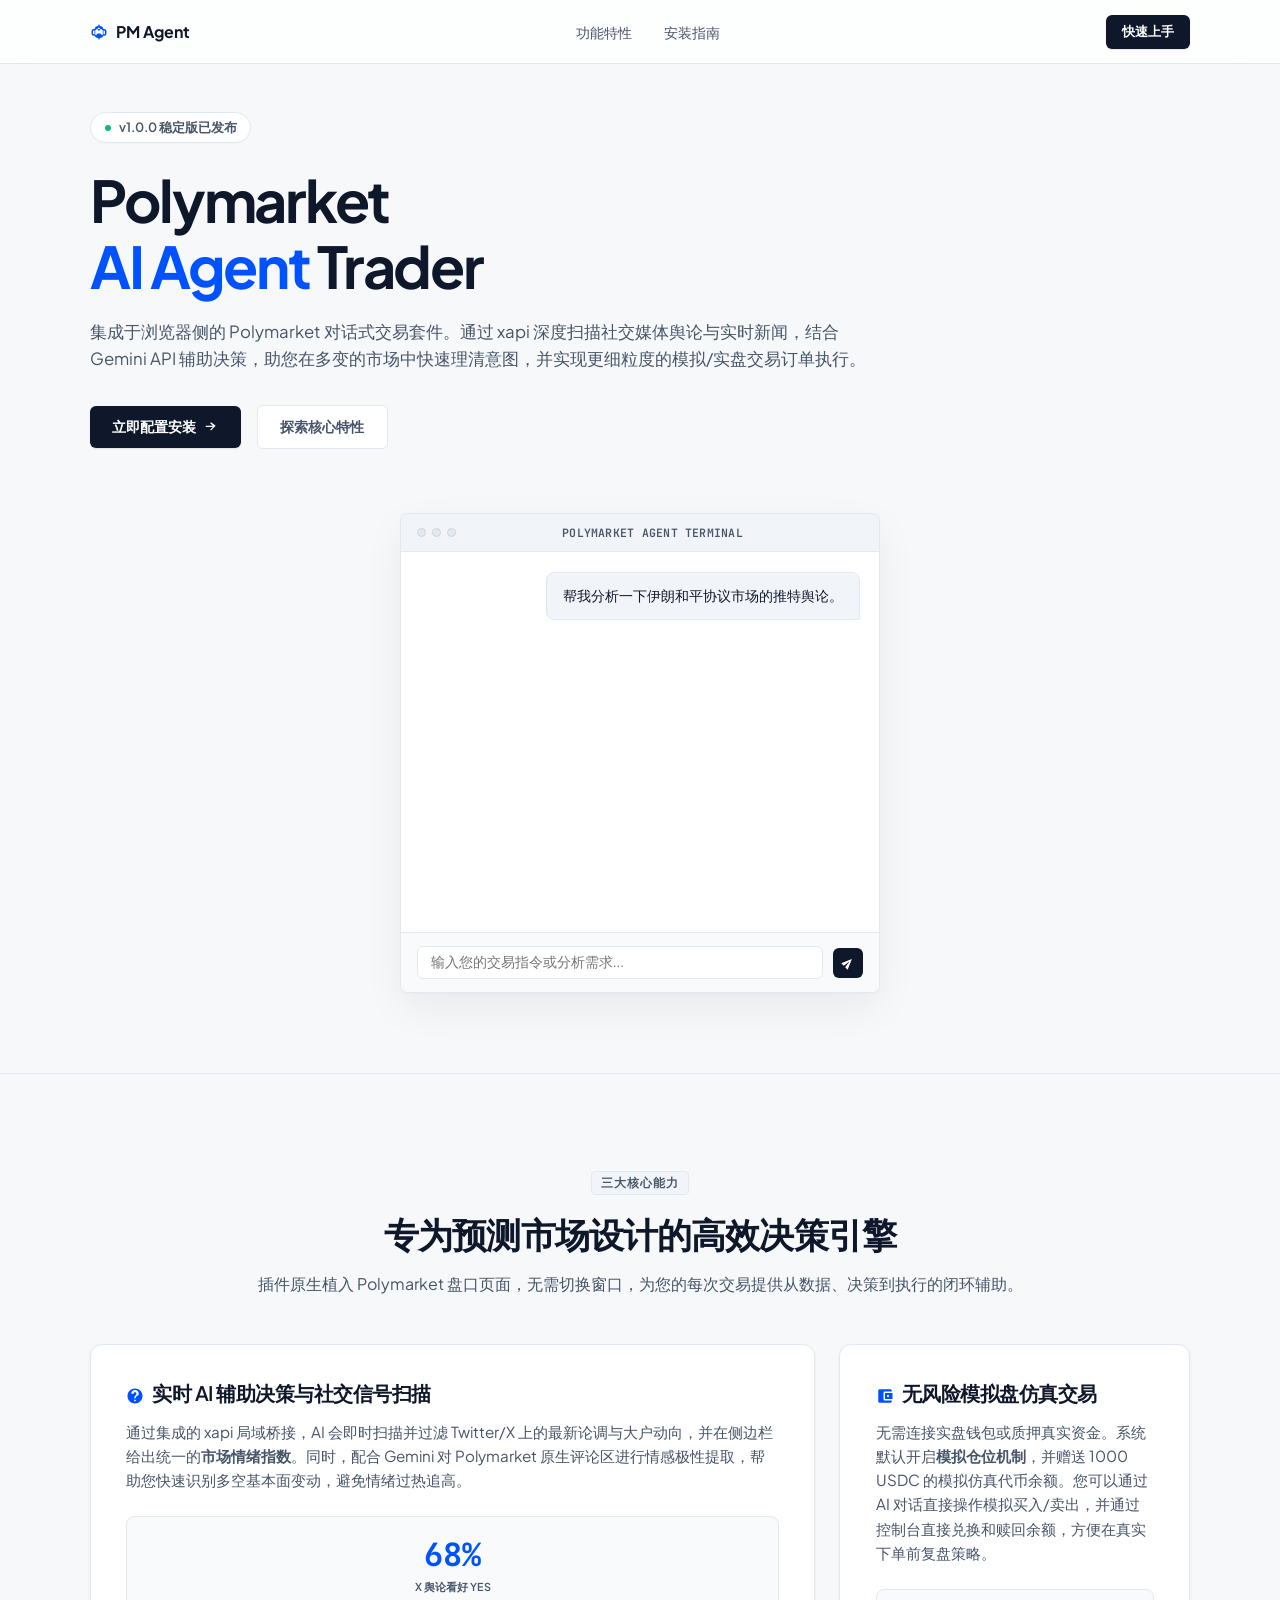
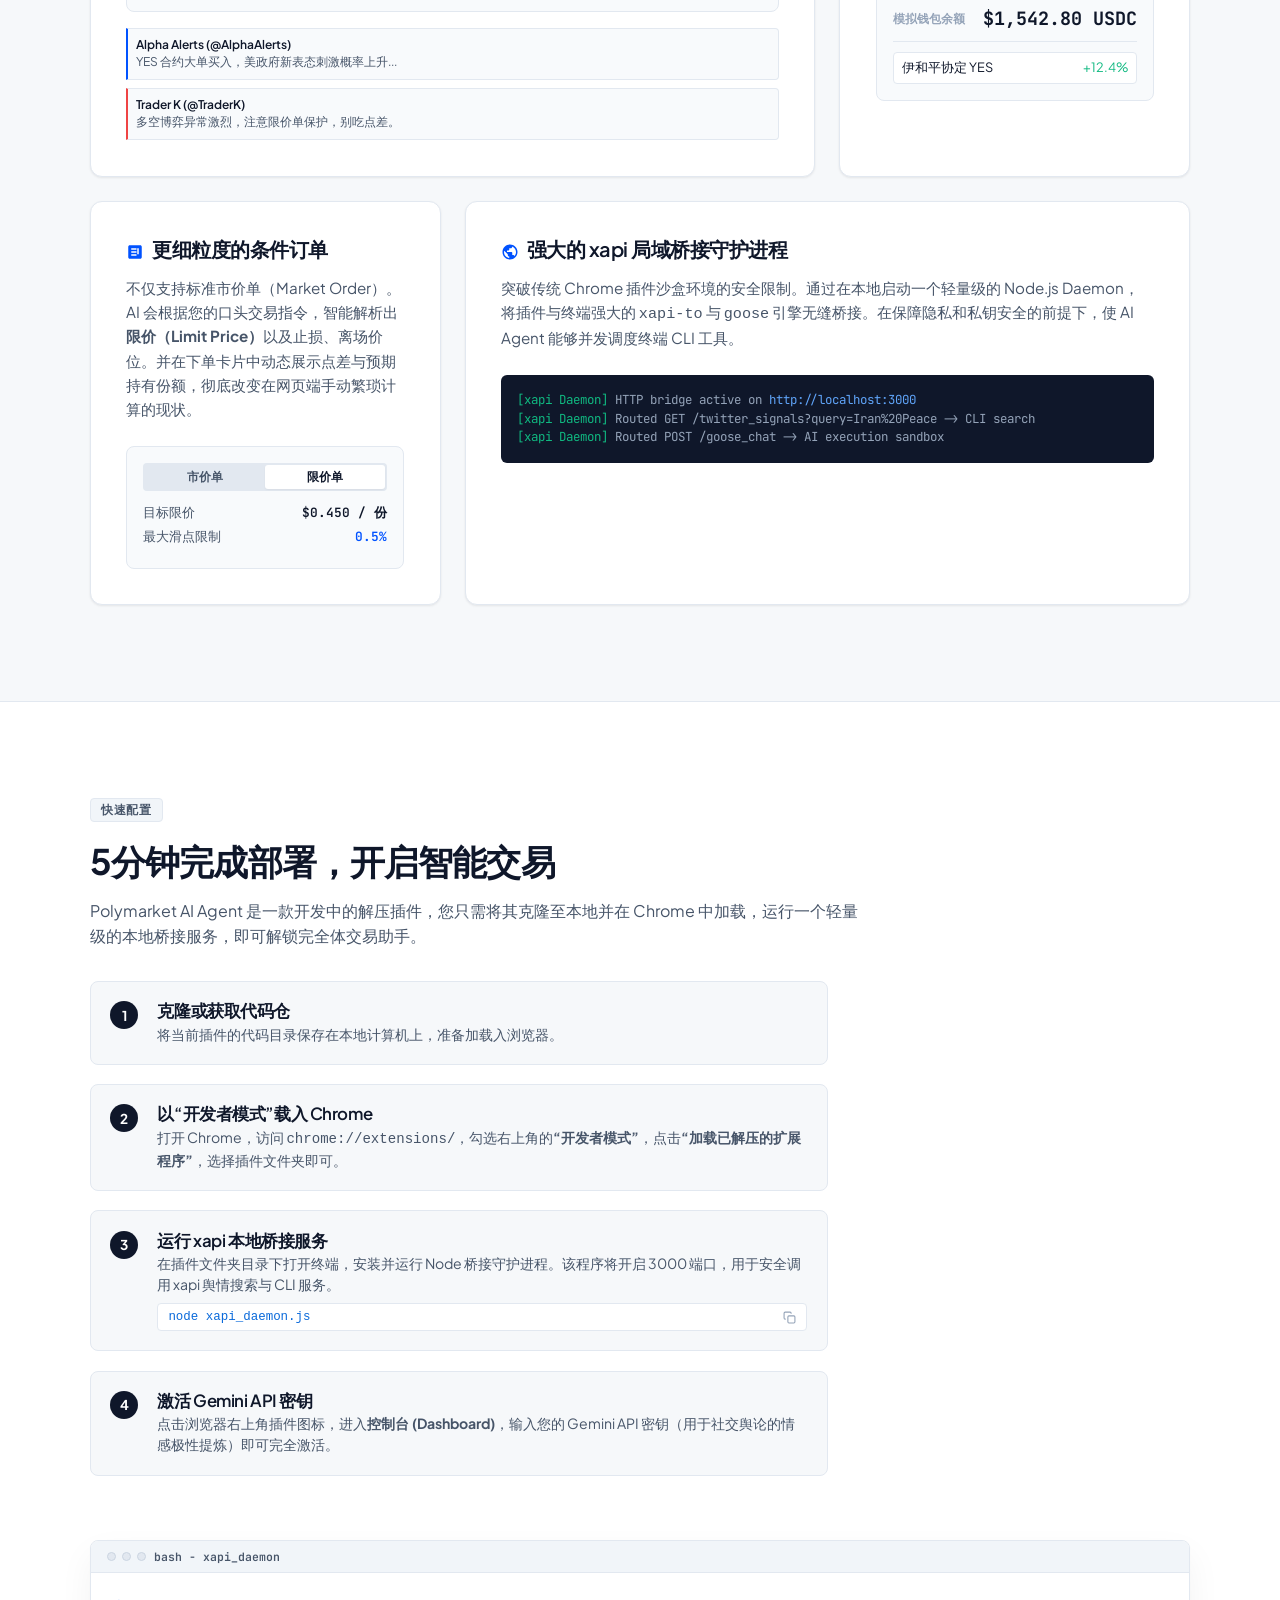
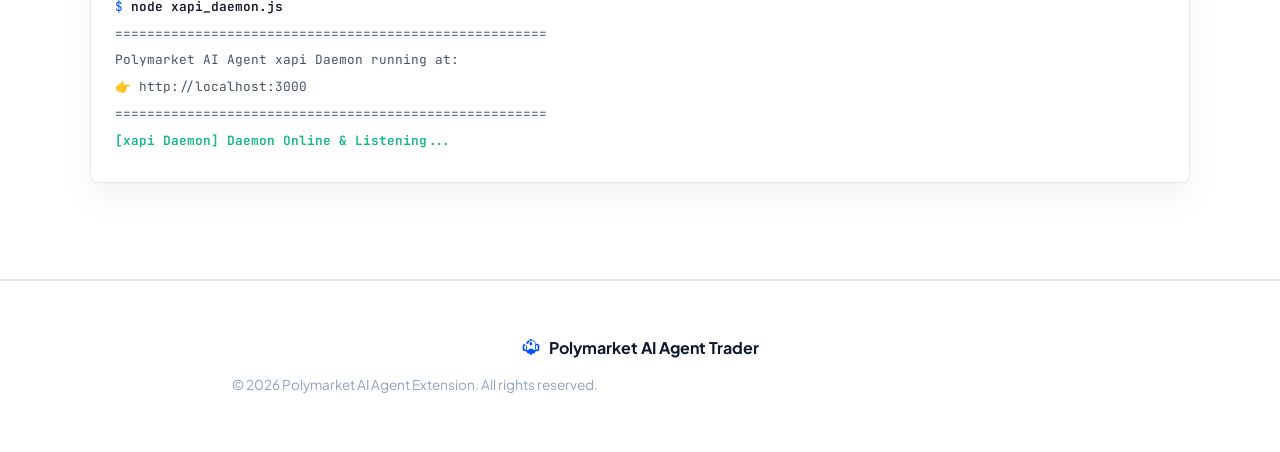
<file: landing/index.html>
<!DOCTYPE html>
<html lang="zh-CN">
<head>
  <meta charset="utf-8">
  <meta name="viewport" content="width=device-width, initial-scale=1.0">
  <meta name="description" content="基于 Polymarket 和 xapi 的下一代 AI 预测市场交易助手。支持更细粒度订单、实时 AI 情绪决策和无风险模拟盘交易。">
  
  <title>Polymarket AI Agent Trader | 预测市场 AI 自动交易与情绪分析助手</title>
  
  <!-- CSS Link -->
  <link rel="stylesheet" href="style.css">
</head>
<body>

  <!-- Structural Grid Background -->
  <div class="background-grid"></div>
  
  <!-- Subtle Film Noise -->
  <div class="noise-overlay"></div>

  <!-- Header & Navigation -->
  <header class="header-nav">
    <div class="nav-container">
      <a href="#" class="nav-logo" id="nav-logo-link">
        <svg viewBox="0 0 24 24">
          <path d="M19,8H17.82A4.89,4.89,0,0,0,13,4V3a1,1,0,0,0-2,0V4A4.89,4.89,0,0,0,6.18,8H5a3,3,0,0,0-3,3v3a3,3,0,0,0,3,3H6.18A4.89,4.89,0,0,0,11,20v1a1,1,0,0,0,2,0V20a4.89,4.89,0,0,0,4.82-3H19a3,3,0,0,0,3-3V11A3,3,0,0,0,19,8ZM11,6A2.9,2.9,0,0,1,13.8,8.7L12,10.5,10.2,8.7A2.9,2.9,0,0,1,11,6ZM5,15a1,1,0,0,1-1-1V11a1,1,0,0,1,1-1H6v5Zm12,1a2.9,2.9,0,0,1-2.82-2H9.82A2.9,2.9,0,0,1,7,16V10a2.9,2.9,0,0,1,2.82-2h4.36A2.9,2.9,0,0,1,17,10ZM20,14a1,1,0,0,1-1,1H18V10h1a1,1,0,0,1,1,1Z"/>
        </svg>
        <span>PM Agent</span>
      </a>
      <ul class="nav-links">
        <li><a href="#features" id="nav-features">功能特性</a></li>
        <li><a href="#install" id="nav-install">安装指南</a></li>
      </ul>
      <div class="nav-cta">
        <a href="#install" class="btn-primary" style="font-size: 0.8rem; padding: 0.5rem 1rem;" id="nav-start-btn">快速上手</a>
      </div>
    </div>
  </header>

  <!-- Hero Section -->
  <section class="hero-section" id="hero">
    <div class="container hero-grid">
      
      <!-- Hero Left: Text & Info -->
      <div class="hero-content" data-reveal>
        <div class="hero-badge">
          <div class="hero-badge-status"></div>
          <span>v1.0.0 稳定版已发布</span>
        </div>
        <h1 class="hero-title">Polymarket<br><span class="highlight">AI Agent</span> Trader</h1>
        <p class="hero-desc">
          集成于浏览器侧的 Polymarket 对话式交易套件。通过 xapi 深度扫描社交媒体舆论与实时新闻，结合 Gemini API 辅助决策，助您在多变的市场中快速理清意图，并实现更细粒度的模拟/实盘交易订单执行。
        </p>
        <div class="hero-actions">
          <a href="#install" class="btn-primary" id="hero-dl-btn">
            <span>立即配置安装</span>
            <span class="btn-icon-wrapper">
              <svg viewBox="0 0 24 24"><path d="M12 4l-1.41 1.41L15.17 10H3v2h12.17l-4.59 4.59L12 18l8-8z"/></svg>
            </span>
          </a>
          <a href="#features" class="btn-secondary" id="hero-features-btn">探索核心特性</a>
        </div>
      </div>

      <!-- Hero Right: Dynamic Chat Simulator (Light Theme) -->
      <div class="agent-preview-shell" data-reveal>
        <div class="window-frame">
          <!-- Window Title Bar -->
          <div class="window-bar">
            <div class="window-dots">
              <div class="dot dot-red"></div>
              <div class="dot dot-yellow"></div>
              <div class="dot dot-green"></div>
            </div>
            <div class="window-title">POLYMARKET AGENT TERMINAL</div>
            <div class="window-action-btn"></div>
          </div>
          
          <!-- Animated Agent Conversations -->
          <div class="agent-chat-container" id="hero-chat-box">
            <!-- Bubbles injected dynamically by JS -->
          </div>
          
          <!-- Input Bar -->
          <div class="chat-input-area">
            <input type="text" class="chat-input-box" id="hero-chat-input" placeholder="输入您的交易指令或分析需求..." readonly>
            <button class="chat-send-btn" id="hero-chat-send">
              <svg viewBox="0 0 24 24"><path d="M2 21l21-9L2 3v7l15 2-15 2z"/></svg>
            </button>
          </div>
        </div>
      </div>
      
    </div>
  </section>

  <!-- Bento Features Grid Section -->
  <section id="features" class="features-section">
    <div class="container">
      
      <div class="bento-header" style="text-align: center;" data-reveal>
        <span class="eyebrow">三大核心能力</span>
        <h2>专为预测市场设计的高效决策引擎</h2>
        <p style="margin: 1rem auto 0; text-align: center;">插件原生植入 Polymarket 盘口页面，无需切换窗口，为您的每次交易提供从数据、决策到执行的闭环辅助。</p>
      </div>
      
      <div class="bento-grid">
        
        <!-- Bento 1: AI Sentiment Decision (Colspan 2) -->
        <div class="outer-shell bento-card-large" data-reveal>
          <div class="inner-core">
            <div class="bento-body">
              <div class="bento-title">
                <svg viewBox="0 0 24 24"><path d="M12 2C6.48 2 2 6.48 2 12s4.48 10 10 10 10-4.48 10-10S17.52 2 12 2zm1 17h-2v-2h2v2zm2.07-7.75l-.9.92C13.45 12.9 13 13.5 13 15h-2v-.5c0-1.1.45-2.1 1.17-2.83l1.24-1.26c.37-.36.59-.86.59-1.41 0-1.1-.9-2-2-2s-2 .9-2 2H7c0-2.76 2.24-5 5-5s5 2.24 5 5c0 1.04-.42 1.99-1.07 2.75z"/></svg>
                <h3>实时 AI 辅助决策与社交信号扫描</h3>
              </div>
              <p>
                通过集成的 xapi 局域桥接，AI 会即时扫描并过滤 Twitter/X 上的最新论调与大户动向，并在侧边栏给出统一的<strong>市场情绪指数</strong>。同时，配合 Gemini 对 Polymarket 原生评论区进行情感极性提取，帮助您快速识别多空基本面变动，避免情绪过热追高。
              </p>
              
              <!-- Sentiment Dashboard Preview -->
              <div class="feature-sentiment-preview">
                <div class="sentiment-index-wheel">
                  <span class="wheel-value">68%</span>
                  <span class="wheel-label">X 舆论看好 YES</span>
                </div>
                <div class="sentiment-tweets-ticker">
                  <div class="ticker-tweet">
                    <div class="tweet-author">Alpha Alerts (@AlphaAlerts)</div>
                    <div class="tweet-text">YES 合约大单买入，美政府新表态刺激概率上升...</div>
                  </div>
                  <div class="ticker-tweet" style="border-left-color: var(--danger);">
                    <div class="tweet-author">Trader K (@TraderK)</div>
                    <div class="tweet-text">多空博弈异常激烈，注意限价单保护，别吃点差。</div>
                  </div>
                </div>
              </div>
            </div>
          </div>
        </div>
        
        <!-- Bento 2: Simulated Trading Mode (Colspan 1) -->
        <div class="outer-shell bento-card-small" data-reveal>
          <div class="inner-core">
            <div class="bento-body">
              <div class="bento-title">
                <svg viewBox="0 0 24 24"><path d="M21 18v1c0 1.1-.9 2-2 2H5c-1.11 0-2-.9-2-2V5c0-1.1.89-2 2-2h14c1.1 0 2 .9 2 2v1h-9c-1.11 0-2 .9-2 2v8c0 1.1.89 2 2 2h9zm-9-2h10V8H12v8zm4-2.5c-.83 0-1.5-.67-1.5-1.5s.67-1.5 1.5-1.5 1.5.67 1.5 1.5-.67 1.5-1.5 1.5z"/></svg>
                <h3>无风险模拟盘仿真交易</h3>
              </div>
              <p>
                无需连接实盘钱包或质押真实资金。系统默认开启<strong>模拟仓位机制</strong>，并赠送 1000 USDC 的模拟仿真代币余额。您可以通过 AI 对话直接操作模拟买入/卖出，并通过控制台直接兑换和赎回余额，方便在真实下单前复盘策略。
              </p>
              
              <!-- Simulated Wallet UI -->
              <div class="feature-wallet-preview">
                <div class="wallet-balance-row">
                  <span class="balance-title">模拟钱包余额</span>
                  <span class="balance-amount">$1,542.80 USDC</span>
                </div>
                <div class="wallet-position">
                  <div class="position-item">
                    <span>伊和平协定 YES</span>
                    <span style="color: var(--success);">+12.4%</span>
                  </div>
                </div>
              </div>
            </div>
          </div>
        </div>
        
        <!-- Bento 3: Fine-grained Orders (Colspan 1) -->
        <div class="outer-shell bento-card-small" data-reveal>
          <div class="inner-core">
            <div class="bento-body">
              <div class="bento-title">
                <svg viewBox="0 0 24 24"><path d="M19 3H5c-1.1 0-2 .9-2 2v14c0 1.1.9 2 2 2h14c1.1 0 2-.9 2-2V5c0-1.1-.9-2-2-2zm-5 14H7v-2h7v-2H7v-2h7v-2H7V7h7v10zm3-2h-2V7h2v8z"/></svg>
                <h3>更细粒度的条件订单</h3>
              </div>
              <p>
                不仅支持标准市价单（Market Order）。AI 会根据您的口头交易指令，智能解析出<strong>限价（Limit Price）</strong>以及止损、离场价位。并在下单卡片中动态展示点差与预期持有份额，彻底改变在网页端手动繁琐计算的现状。
              </p>
              
              <!-- Order Slip Preview -->
              <div class="feature-orders-preview">
                <div class="order-type-tabs">
                  <div class="order-tab">市价单</div>
                  <div class="order-tab active">限价单</div>
                </div>
                <div class="order-field-row">
                  <span class="order-field-label">目标限价</span>
                  <span class="order-field-value">$0.450 / 份</span>
                </div>
                <div class="order-field-row">
                  <span class="order-field-label">最大滑点限制</span>
                  <span class="order-field-value" style="color: var(--primary);">0.5%</span>
                </div>
              </div>
            </div>
          </div>
        </div>
        
        <!-- Bento 4: xapi Bridge Daemon (Colspan 2) -->
        <div class="outer-shell bento-card-large" data-reveal>
          <div class="inner-core">
            <div class="bento-body">
              <div class="bento-title">
                <svg viewBox="0 0 24 24"><path d="M12 2C6.48 2 2 6.48 2 12s4.48 10 10 10 10-4.48 10-10S17.52 2 12 2zm-1 17.93c-3.95-.49-7-3.85-7-7.93 0-.62.08-1.21.21-1.79L9 15v1c0 1.1.9 2 2 2v1.93zm6.9-2.53c-.26-.81-1-1.4-1.9-1.4h-1v-3c0-.55-.45-1-1-1h-6v-2h2c.55 0 1-.45 1-1V7h2c1.1 0 2-.9 2-2v-.41c2.93 1.19 5 4.06 5 7.41 0 2.08-.8 3.97-2.1 5.39z"/></svg>
                <h3>强大的 xapi 局域桥接守护进程</h3>
              </div>
              <p>
                突破传统 Chrome 插件沙盒环境的安全限制。通过在本地启动一个轻量级的 Node.js Daemon，将插件与终端强大的 <code>xapi-to</code> 与 <code>goose</code> 引擎无缝桥接。在保障隐私和私钥安全的前提下，使 AI Agent 能够并发调度终端 CLI 工具。
              </p>
              <div class="daemon-log-panel">
                <span style="color: #10b981;">[xapi Daemon]</span> HTTP bridge active on <span style="color: #60a5fa;">http://localhost:3000</span><br>
                <span style="color: #10b981;">[xapi Daemon]</span> Routed GET /twitter_signals?query=Iran%20Peace -> CLI search<br>
                <span style="color: #10b981;">[xapi Daemon]</span> Routed POST /goose_chat -> AI execution sandbox
              </div>
            </div>
          </div>
        </div>
        
      </div>
      
    </div>
  </section>

  <!-- Quick Start Installation Section -->
  <section id="install" class="quickstart-section">
    <div class="container quickstart-grid">
      
      <!-- Left column: Steps -->
      <div class="hero-content" data-reveal>
        <span class="eyebrow">快速配置</span>
        <h2>5分钟完成部署，开启智能交易</h2>
        <p style="margin-bottom: 2rem;">Polymarket AI Agent 是一款开发中的解压插件，您只需将其克隆至本地并在 Chrome 中加载，运行一个轻量级的本地桥接服务，即可解锁完全体交易助手。</p>
        
        <div class="quickstart-steps">
          
          <!-- Step 1 -->
          <div class="step-card">
            <div class="step-num">1</div>
            <div class="step-text">
              <h3>克隆或获取代码仓</h3>
              <p>将当前插件的代码目录保存在本地计算机上，准备加载入浏览器。</p>
            </div>
          </div>
          
          <!-- Step 2 -->
          <div class="step-card">
            <div class="step-num">2</div>
            <div class="step-text">
              <h3>以“开发者模式”载入 Chrome</h3>
              <p>打开 Chrome，访问 <code>chrome://extensions/</code>，勾选右上角的<strong>“开发者模式”</strong>，点击<strong>“加载已解压的扩展程序”</strong>，选择插件文件夹即可。</p>
            </div>
          </div>
          
          <!-- Step 3 -->
          <div class="step-card">
            <div class="step-num">3</div>
            <div class="step-text">
              <h3>运行 xapi 本地桥接服务</h3>
              <p>在插件文件夹目录下打开终端，安装并运行 Node 桥接守护进程。该程序将开启 3000 端口，用于安全调用 xapi 舆情搜索与 CLI 服务。</p>
              <div class="step-code-wrapper">
                <code id="code-daemon">node xapi_daemon.js</code>
                <button class="copy-btn" onclick="copyText('code-daemon')" title="复制命令">
                  <svg viewBox="0 0 24 24" fill="none" stroke="currentColor" stroke-width="2"><rect x="9" y="9" width="13" height="13" rx="2" ry="2"></rect><path d="M5 15H4a2 2 0 0 1-2-2V4a2 2 0 0 1 2-2h9a2 2 0 0 1 2 2v1"></path></svg>
                </button>
              </div>
            </div>
          </div>
          
          <!-- Step 4 -->
          <div class="step-card">
            <div class="step-num">4</div>
            <div class="step-text">
              <h3>激活 Gemini API 密钥</h3>
              <p>点击浏览器右上角插件图标，进入<strong>控制台 (Dashboard)</strong>，输入您的 Gemini API 密钥（用于社交舆论的情感极性提炼）即可完全激活。</p>
            </div>
          </div>
          
        </div>
      </div>
      
      <!-- Right column: Dynamic Shell mockup visual -->
      <div class="quickstart-visual" data-reveal>
        <div class="terminal-mock">
          <div class="terminal-header">
            <div class="window-dots">
              <div class="dot dot-red"></div>
              <div class="dot dot-yellow"></div>
              <div class="dot dot-green"></div>
            </div>
            <div class="terminal-title">bash - xapi_daemon</div>
          </div>
          <div class="terminal-body" id="terminal-screen">
            <div class="terminal-line"><span class="terminal-prompt">$</span><span class="terminal-cmd">node xapi_daemon.js</span></div>
            <div class="terminal-line"><span class="terminal-out">======================================================</span></div>
            <div class="terminal-line"><span class="terminal-out">Polymarket AI Agent xapi Daemon running at:</span></div>
            <div class="terminal-line"><span class="terminal-out">👉 http://localhost:3000</span></div>
            <div class="terminal-line"><span class="terminal-out">======================================================</span></div>
            <div class="terminal-line"><span class="terminal-success-text">[xapi Daemon] Daemon Online & Listening...</span></div>
          </div>
        </div>
      </div>
      
    </div>
  </section>

  <!-- Footer -->
  <footer>
    <div class="container">
      <a href="#" class="footer-logo">
        <svg viewBox="0 0 24 24">
          <path d="M19,8H17.82A4.89,4.89,0,0,0,13,4V3a1,1,0,0,0-2,0V4A4.89,4.89,0,0,0,6.18,8H5a3,3,0,0,0-3,3v3a3,3,0,0,0,3,3H6.18A4.89,4.89,0,0,0,11,20v1a1,1,0,0,0,2,0V20a4.89,4.89,0,0,0,4.82-3H19a3,3,0,0,0,3-3V11A3,3,0,0,0,19,8ZM11,6A2.9,2.9,0,0,1,13.8,8.7L12,10.5,10.2,8.7A2.9,2.9,0,0,1,11,6ZM5,15a1,1,0,0,1-1-1V11a1,1,0,0,1,1-1H6v5Zm12,1a2.9,2.9,0,0,1-2.82-2H9.82A2.9,2.9,0,0,1,7,16V10a2.9,2.9,0,0,1-2.82-2h4.36A2.9,2.9,0,0,1,17,10ZM20,14a1,1,0,0,1-1,1H18V10h1a1,1,0,0,1,1,1Z"/>
        </svg>
        <span>Polymarket AI Agent Trader</span>
      </a>
      <p class="footer-copy">© 2026 Polymarket AI Agent Extension. All rights reserved.</p>
    </div>
  </footer>

  <!-- Javascript for Interactions and Mock simulations -->
  <script>
    // --- 1. Reveal Elements on Scroll (Intersection Observer) ---
    document.addEventListener("DOMContentLoaded", () => {
      const revealElements = document.querySelectorAll("[data-reveal]");
      
      const observer = new IntersectionObserver((entries) => {
        entries.forEach(entry => {
          if (entry.isIntersecting) {
            entry.target.classList.add("revealed");
            observer.unobserve(entry.target); // Reveal once
          }
        });
      }, {
        threshold: 0.15
      });
      
      revealElements.forEach(el => observer.observe(el));
      
      // Auto-trigger first viewport elements
      setTimeout(() => {
        const heroElements = document.querySelectorAll("#hero [data-reveal]");
        heroElements.forEach(el => el.classList.add("revealed"));
      }, 200);
      
      // Start dynamic chat simulation
      startChatSimulation();
    });

    // --- 2. Copy to Clipboard Helper ---
    function copyText(elementId) {
      const textToCopy = document.getElementById(elementId).innerText;
      navigator.clipboard.writeText(textToCopy).then(() => {
        alert("命令已复制到剪切板!");
      }).catch(err => {
        console.error("复制失败: ", err);
      });
    }

    // --- 3. Dynamic Chat Simulation Script ---
    const chatBox = document.getElementById("hero-chat-box");
    const chatInput = document.getElementById("hero-chat-input");
    const sendBtn = document.getElementById("hero-chat-send");

    const simConversation = [
      {
        sender: 'user',
        text: '帮我分析一下伊朗和平协议市场的推特舆论。',
        delay: 1000
      },
      {
        sender: 'agent',
        text: '正在通过 xapi 本地桥接服务扫描相关推文及新闻数据... 分析完成。<br><br><strong>市场舆论指数：</strong> 68% 偏向看好 YES 达成和平协议。<br><br><strong>社交媒体动向：</strong> 多个分析大户（如 @AlphaAlerts）在讨论油价制裁减免条款的早期敲定，买入 YES 的势头较猛；但保守舆论仍在警惕核查机制导致的延期风险。',
        delay: 2000
      },
      {
        sender: 'user',
        text: '好，帮我模拟买入 20 USDC 的 YES 合约。',
        delay: 1500
      },
      {
        sender: 'agent',
        text: '已通过本地算法成功解析您的交易意图。当前环境已锁定<strong>模拟交易盘</strong>（不扣除真实资产）。请核对订单：',
        isOrder: true,
        orderData: {
          market: '伊朗于6月30日前签署和平协议',
          type: '买入 (BUY)',
          outcome: 'YES',
          priceType: '市价单 (Market)',
          amount: '$20.00 USDC'
        },
        delay: 1800
      }
    ];

    function createBubble(sender, contentHTML, isOrder = false, orderData = null) {
      const bubble = document.createElement("div");
      bubble.classList.add("chat-bubble", sender);
      
      if (isOrder && orderData) {
        let orderHtml = `<p>${contentHTML}</p>
        <div class="parsed-order-card">
          <div class="parsed-card-header">
            <span>交易意图已解析</span>
            <span style="color: var(--success); font-weight:700;">模拟盘</span>
          </div>
          <div class="parsed-card-row">
            <span>市场：</span>
            <span>${orderData.market}</span>
          </div>
          <div class="parsed-card-row">
            <span>方向：</span>
            <span>${orderData.type}</span>
          </div>
          <div class="parsed-card-row">
            <span>合约：</span>
            <span>${orderData.outcome}</span>
          </div>
          <div class="parsed-card-row">
            <span>类型：</span>
            <span>${orderData.priceType}</span>
          </div>
          <div class="parsed-card-row">
            <span>金额：</span>
            <span>${orderData.amount}</span>
          </div>
          <div class="parsed-card-confirm">✓ 模拟订单已执行成功</div>
        </div>`;
        bubble.innerHTML = orderHtml;
      } else {
        bubble.innerHTML = contentHTML;
      }
      
      chatBox.appendChild(bubble);
      chatBox.scrollTop = chatBox.scrollHeight;
    }

    async function startChatSimulation() {
      // Loop conversation infinitely
      while (true) {
        chatBox.innerHTML = ''; // clear
        chatInput.value = '';
        
        for (const msg of simConversation) {
          await new Promise(resolve => setTimeout(resolve, msg.delay));
          
          if (msg.sender === 'user') {
            // Typing effect in input box before bubble appears
            chatInput.value = '';
            for (let i = 0; i < msg.text.length; i++) {
              chatInput.value += msg.text[i];
              await new Promise(resolve => setTimeout(resolve, 50));
            }
            sendBtn.style.transform = 'scale(1.1)';
            await new Promise(resolve => setTimeout(resolve, 200));
            sendBtn.style.transform = 'scale(1)';
            
            // Create bubble and clear input
            createBubble('user', msg.text);
            chatInput.value = '';
          } else {
            createBubble('agent', msg.text, msg.isOrder, msg.orderData);
          }
        }
        
        // Wait 6 seconds at the end of conversation, then repeat
        await new Promise(resolve => setTimeout(resolve, 6000));
      }
    }
  </script>
</body>
</html>
</file>
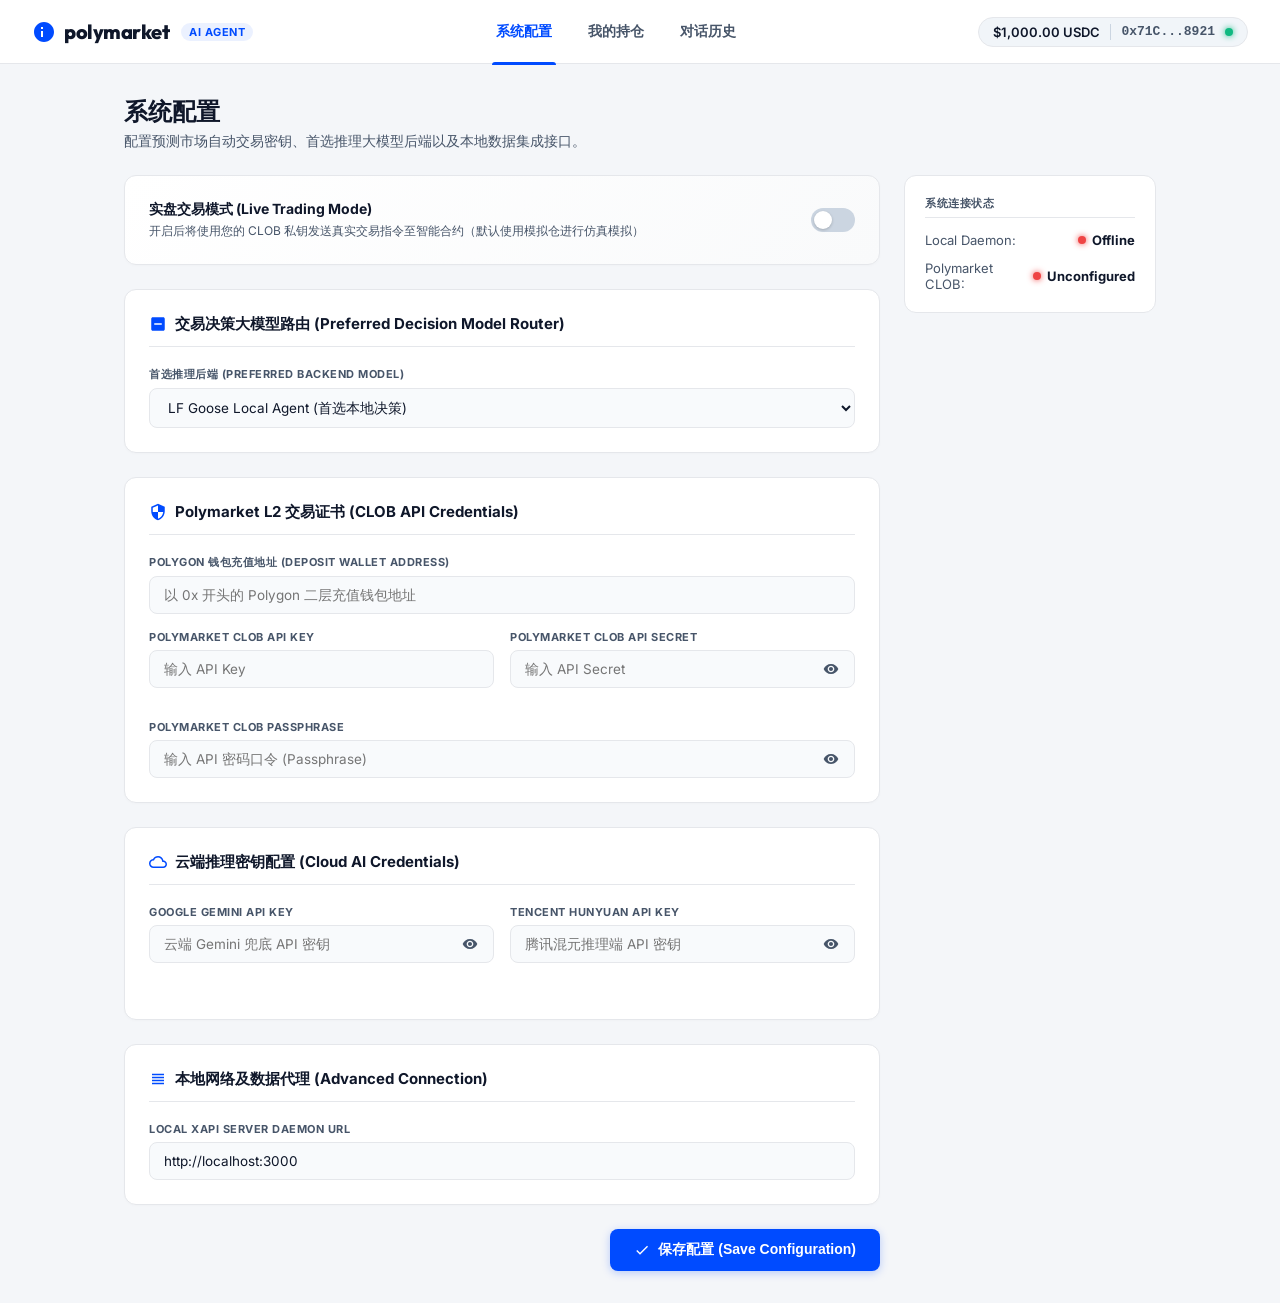
<file: options.html>
<!DOCTYPE html>
<html>
<head>
  <meta charset="utf-8">
  <title>Polymarket AI Agent Console Dashboard</title>
  <link href="https://fonts.googleapis.com/css2?family=Inter:wght@400;500;600;700;800&family=Outfit:wght@500;600;700;800&display=swap" rel="stylesheet">
  <style>
    :root {
      --pm-blue: #004BFF;
      --pm-blue-hover: #003ccf;
      --pm-bg: #f4f6f9;
      --pm-card-bg: #ffffff;
      --pm-border: #e5e7eb;
      --pm-text: #0f172a;
      --pm-text-secondary: #475569;
      --pm-green: #10b981;
      --pm-green-bg: #ecfdf5;
      --pm-red: #ef4444;
      --pm-red-bg: #fef2f2;
      --pm-yellow: #f59e0b;
      --pm-sidebar-width: 260px;
    }

    * {
      box-sizing: border-box;
      margin: 0;
      padding: 0;
    }

    body {
      font-family: 'Inter', sans-serif;
      background-color: var(--pm-bg);
      color: var(--pm-text);
      min-height: 100vh;
      display: flex;
      flex-direction: column;
    }

    /* Polymarket Header Styling */
    .pm-header {
      background-color: #ffffff;
      height: 64px;
      border-bottom: 1px solid var(--pm-border);
      padding: 0 32px;
      display: flex;
      justify-content: space-between;
      align-items: center;
      position: sticky;
      top: 0;
      z-index: 1000;
    }

    .pm-header-left {
      display: flex;
      align-items: center;
      gap: 32px;
    }

    .pm-logo {
      display: flex;
      align-items: center;
      gap: 8px;
      cursor: pointer;
    }

    .pm-logo-svg {
      width: 24px;
      height: 24px;
      fill: var(--pm-blue);
    }

    .pm-logo-text {
      font-family: 'Outfit', sans-serif;
      font-size: 20px;
      font-weight: 800;
      color: var(--pm-text);
      letter-spacing: -0.5px;
    }

    .pm-logo-badge {
      font-size: 11px;
      background-color: rgba(0, 75, 255, 0.08);
      color: var(--pm-blue);
      padding: 2px 8px;
      border-radius: 99px;
      font-weight: 700;
      text-transform: uppercase;
      letter-spacing: 0.5px;
      margin-left: 4px;
    }

    /* Tabs Navigation */
    .pm-nav {
      display: flex;
      gap: 4px;
      height: 100%;
      align-items: center;
    }

    .pm-nav-btn {
      background: none;
      border: none;
      color: var(--pm-text-secondary);
      font-size: 14px;
      font-weight: 600;
      padding: 0 16px;
      height: 64px;
      cursor: pointer;
      position: relative;
      transition: color 0.2s;
    }

    .pm-nav-btn:hover {
      color: var(--pm-text);
    }

    .pm-nav-btn.active {
      color: var(--pm-blue);
    }

    .pm-nav-btn.active::after {
      content: '';
      position: absolute;
      bottom: -1px;
      left: 12px;
      right: 12px;
      height: 3px;
      background-color: var(--pm-blue);
      border-top-left-radius: 4px;
      border-top-right-radius: 4px;
    }

    /* Wallet and Balance badge styling */
    .pm-header-right {
      display: flex;
      align-items: center;
      gap: 16px;
    }

    .pm-sim-wallet {
      display: flex;
      align-items: center;
      gap: 10px;
      background-color: #f1f5f9;
      border: 1px solid var(--pm-border);
      padding: 6px 14px;
      border-radius: 99px;
      font-size: 13px;
      font-weight: 600;
    }

    .wallet-balance {
      color: var(--pm-text);
      border-right: 1px solid #cbd5e1;
      padding-right: 10px;
    }

    .wallet-address {
      color: var(--pm-text-secondary);
      font-family: monospace;
    }

    .wallet-status-dot {
      width: 8px;
      height: 8px;
      border-radius: 50%;
      background-color: var(--pm-green);
      box-shadow: 0 0 6px var(--pm-green);
    }

    /* Main Container */
    .container {
      max-width: 1080px;
      width: 100%;
      margin: 32px auto;
      padding: 0 24px;
      flex: 1;
    }

    /* Tab view display helper */
    .tab-view {
      display: none;
    }

    .tab-view.active {
      display: block;
    }

    /* Title Block */
    .title-block {
      margin-bottom: 24px;
      display: flex;
      justify-content: space-between;
      align-items: flex-end;
    }

    .title-block h1 {
      font-family: 'Outfit', sans-serif;
      font-size: 24px;
      font-weight: 700;
      color: var(--pm-text);
    }

    .title-block p {
      font-size: 14px;
      color: var(--pm-text-secondary);
      margin-top: 4px;
    }

    /* Settings Dashboard Grid Layout */
    .settings-grid {
      display: grid;
      grid-template-columns: 3fr 1fr;
      gap: 24px;
      align-items: start;
    }

    @media (max-width: 992px) {
      .settings-grid {
        grid-template-columns: 1fr;
      }
    }

    /* Card Panels */
    .card {
      background-color: var(--pm-card-bg);
      border: 1px solid var(--pm-border);
      border-radius: 12px;
      padding: 24px;
      margin-bottom: 24px;
      box-shadow: 0 1px 3px rgba(0, 0, 0, 0.02);
    }

    .card-title-container {
      display: flex;
      align-items: center;
      gap: 8px;
      border-bottom: 1px solid var(--pm-border);
      padding-bottom: 12px;
      margin-bottom: 20px;
    }

    .card-title-container svg {
      width: 18px;
      height: 18px;
      fill: var(--pm-blue);
    }

    .card-title {
      font-size: 15px;
      font-weight: 700;
      color: var(--pm-text);
    }

    /* Form Layouts */
    .form-row {
      display: grid;
      grid-template-columns: 1fr 1fr;
      gap: 16px;
      margin-bottom: 16px;
    }

    @media (max-width: 640px) {
      .form-row {
        grid-template-columns: 1fr;
      }
    }

    .form-group {
      display: flex;
      flex-direction: column;
      gap: 6px;
      margin-bottom: 16px;
    }

    .form-group:last-child {
      margin-bottom: 0;
    }

    label {
      font-size: 11px;
      font-weight: 700;
      color: var(--pm-text-secondary);
      text-transform: uppercase;
      letter-spacing: 0.5px;
    }

    .input-wrapper {
      position: relative;
      display: flex;
      align-items: center;
    }

    input[type="text"], input[type="password"], select {
      width: 100%;
      background-color: #f8fafc;
      border: 1px solid var(--pm-border);
      border-radius: 8px;
      padding: 10px 14px;
      color: var(--pm-text);
      font-size: 13.5px;
      font-family: inherit;
      outline: none;
      transition: all 0.2s;
    }

    input:focus, select:focus {
      border-color: var(--pm-blue);
      background-color: #ffffff;
      box-shadow: 0 0 0 2px rgba(0, 75, 255, 0.1);
    }

    /* Eye toggle btn */
    .eye-btn {
      position: absolute;
      right: 12px;
      background: none;
      border: none;
      color: var(--pm-text-secondary);
      cursor: pointer;
      display: flex;
      align-items: center;
      justify-content: center;
      padding: 4px;
      border-radius: 4px;
    }

    .eye-btn:hover {
      color: var(--pm-text);
    }

    .eye-btn svg {
      width: 16px;
      height: 16px;
      fill: currentColor;
    }

    /* Switch mode card styling */
    .switch-card {
      display: flex;
      justify-content: space-between;
      align-items: center;
      background: linear-gradient(135deg, #ffffff 0%, #f9fafb 100%);
    }

    .switch-info {
      display: flex;
      flex-direction: column;
      gap: 4px;
    }

    .switch-title {
      font-size: 14px;
      font-weight: 700;
    }

    .switch-desc {
      font-size: 12px;
      color: var(--pm-text-secondary);
    }

    .switch {
      position: relative;
      display: inline-block;
      width: 44px;
      height: 24px;
      flex-shrink: 0;
    }

    .switch input {
      opacity: 0;
      width: 0;
      height: 0;
    }

    .slider {
      position: absolute;
      cursor: pointer;
      top: 0; left: 0; right: 0; bottom: 0;
      background-color: #cbd5e1;
      transition: .2s;
      border-radius: 34px;
    }

    .slider:before {
      position: absolute;
      content: "";
      height: 18px;
      width: 18px;
      left: 3px;
      bottom: 3px;
      background-color: white;
      transition: .2s;
      border-radius: 50%;
      box-shadow: 0 1px 3px rgba(0,0,0,0.2);
    }

    input:checked + .slider {
      background-color: var(--pm-red);
    }

    input:checked + .slider:before {
      transform: translateX(20px);
    }

    /* Save Row and Button styling */
    .action-row {
      display: flex;
      align-items: center;
      gap: 16px;
      justify-content: flex-end;
      margin-top: 12px;
    }

    .btn-save {
      background-color: var(--pm-blue);
      color: white;
      border: none;
      padding: 12px 24px;
      border-radius: 8px;
      font-size: 14px;
      font-weight: 700;
      cursor: pointer;
      display: inline-flex;
      align-items: center;
      gap: 8px;
      transition: background-color 0.2s, transform 0.1s;
      box-shadow: 0 2px 8px rgba(0, 75, 255, 0.25);
    }

    .btn-save:hover {
      background-color: var(--pm-blue-hover);
    }

    .btn-save:active {
      transform: translateY(1px);
    }

    .toast-msg {
      font-size: 13.5px;
      font-weight: 600;
      min-height: 18px;
    }

    .toast-msg.success { color: var(--pm-green); }
    .toast-msg.error { color: var(--pm-red); }

    /* Side Widget Panels */
    .side-widget {
      background-color: #ffffff;
      border: 1px solid var(--pm-border);
      border-radius: 12px;
      padding: 20px;
      margin-bottom: 24px;
    }

    .side-widget-title {
      font-size: 11px;
      font-weight: 700;
      color: var(--pm-text-secondary);
      text-transform: uppercase;
      letter-spacing: 0.5px;
      margin-bottom: 14px;
      border-bottom: 1px solid var(--pm-border);
      padding-bottom: 6px;
    }

    .status-row {
      display: flex;
      justify-content: space-between;
      align-items: center;
      font-size: 13px;
      margin-bottom: 12px;
    }

    .status-row:last-child {
      margin-bottom: 0;
    }

    .status-label {
      color: var(--pm-text-secondary);
    }

    .status-indicator {
      display: inline-flex;
      align-items: center;
      gap: 6px;
      font-weight: 700;
    }

    .status-dot {
      width: 8px;
      height: 8px;
      border-radius: 50%;
      background-color: var(--pm-red);
    }

    .status-dot.online {
      background-color: var(--pm-green);
      box-shadow: 0 0 6px var(--pm-green);
    }

    .status-dot.offline {
      background-color: var(--pm-red);
      box-shadow: 0 0 6px var(--pm-red);
    }

    /* ---------------------------------------------------- */
    /* PORTFOLIO TAB STYLING - Mimicking user screenshot exactly */
    /* ---------------------------------------------------- */
    .portfolio-header-row {
      display: grid;
      grid-template-columns: 3.5fr 1.8fr 1.5fr 1.5fr 1.8fr 1.2fr;
      padding: 0 24px;
      margin-bottom: 12px;
      color: var(--pm-text-secondary);
      font-size: 12px;
      font-weight: 700;
      text-transform: uppercase;
      letter-spacing: 0.5px;
    }

    .header-col-align-right {
      text-align: right;
    }

    .portfolio-list {
      display: flex;
      flex-direction: column;
      gap: 12px;
    }

    .portfolio-item {
      background-color: var(--pm-card-bg);
      border: 1px solid var(--pm-border);
      border-radius: 14px;
      padding: 18px 24px;
      display: grid;
      grid-template-columns: 3.5fr 1.8fr 1.5fr 1.5fr 1.8fr 1.2fr;
      align-items: center;
      transition: all 0.2s;
      box-shadow: 0 1px 3px rgba(0, 0, 0, 0.01);
    }

    .portfolio-item:hover {
      border-color: rgba(0, 75, 255, 0.2);
      box-shadow: 0 4px 12px rgba(0, 0, 0, 0.03);
    }

    /* Market and Outcomes details column */
    .market-details {
      display: flex;
      align-items: center;
      gap: 14px;
      min-width: 0;
    }

    .market-icon {
      width: 38px;
      height: 38px;
      background-color: var(--pm-yellow);
      border-radius: 8px;
      display: flex;
      align-items: center;
      justify-content: center;
      flex-shrink: 0;
    }

    .market-icon.generic {
      background-color: var(--pm-blue);
    }

    .market-icon svg {
      width: 20px;
      height: 20px;
      fill: #ffffff;
    }

    .market-info {
      display: flex;
      flex-direction: column;
      gap: 4px;
      overflow: hidden;
      min-width: 0;
    }

    .market-title {
      font-size: 14px;
      font-weight: 600;
      color: var(--pm-text);
      white-space: nowrap;
      text-overflow: ellipsis;
      overflow: hidden;
    }

    .market-outcome-meta {
      display: flex;
      align-items: center;
      gap: 8px;
    }

    .outcome-pill {
      font-size: 11px;
      font-weight: 700;
      padding: 2px 8px;
      border-radius: 6px;
      text-transform: uppercase;
    }

    .outcome-pill.yes, .outcome-pill.up {
      background-color: var(--pm-green-bg);
      color: var(--pm-green);
    }

    .outcome-pill.no, .outcome-pill.down {
      background-color: var(--pm-red-bg);
      color: var(--pm-red);
    }

    .shares-amount {
      font-size: 12px;
      color: var(--pm-text-secondary);
    }

    /* Price comp comparison: avgPrice -> currentPrice */
    .price-compare {
      font-size: 14px;
      font-weight: 600;
      color: var(--pm-text);
      display: flex;
      align-items: center;
      gap: 6px;
    }

    .price-compare span.arrow {
      color: var(--pm-text-secondary);
      font-weight: 400;
    }

    /* Amounts and Profit value styling */
    .value-amount {
      font-size: 14px;
      font-weight: 600;
      color: var(--pm-text);
    }

    .profit-col {
      display: flex;
      flex-direction: column;
      gap: 2px;
    }

    .profit-badge {
      display: inline-flex;
      align-items: center;
      gap: 4px;
      font-size: 11px;
      font-weight: 700;
      color: var(--pm-green);
    }

    .profit-badge.loss {
      color: var(--pm-red);
    }

    .profit-value {
      font-size: 13.5px;
      font-weight: 700;
      color: var(--pm-green);
    }

    .profit-value.loss {
      color: var(--pm-red);
    }

    /* Action buttons: Redeem and Share icon */
    .action-col {
      display: flex;
      align-items: center;
      gap: 8px;
      justify-content: flex-end;
    }

    .btn-redeem {
      background-color: #ffffff;
      color: var(--pm-text);
      border: 1px solid var(--pm-border);
      border-radius: 8px;
      padding: 6px 16px;
      font-size: 13px;
      font-weight: 600;
      cursor: pointer;
      transition: all 0.2s;
    }

    .btn-redeem:hover {
      background-color: #f8fafc;
      border-color: #cbd5e1;
    }

    .btn-share {
      background: none;
      border: 1px solid var(--pm-border);
      color: var(--pm-text-secondary);
      width: 32px;
      height: 32px;
      border-radius: 8px;
      display: flex;
      align-items: center;
      justify-content: center;
      cursor: pointer;
      transition: all 0.2s;
    }

    .btn-share:hover {
      background-color: #f8fafc;
      color: var(--pm-text);
      border-color: #cbd5e1;
    }

    .btn-share svg {
      width: 14px;
      height: 14px;
      fill: currentColor;
    }

    .portfolio-empty {
      background-color: var(--pm-card-bg);
      border: 1px solid var(--pm-border);
      border-radius: 14px;
      padding: 60px 24px;
      text-align: center;
      color: var(--pm-text-secondary);
    }

    .portfolio-empty svg {
      width: 48px;
      height: 48px;
      fill: #cbd5e1;
      margin-bottom: 16px;
    }

    .portfolio-empty h3 {
      font-size: 16px;
      font-weight: 600;
      color: var(--pm-text);
      margin-bottom: 4px;
    }

    .portfolio-empty p {
      font-size: 13px;
    }

    /* ---------------------------------------------------- */
    /* HISTORY TAB SPLIT VIEW STYLING                      */
    /* ---------------------------------------------------- */
    .history-container {
      display: grid;
      grid-template-columns: 340px 1fr;
      border: 1px solid var(--pm-border);
      border-radius: 12px;
      background-color: var(--pm-card-bg);
      height: 640px;
      overflow: hidden;
    }

    /* Sessions List Sidebar */
    .history-sidebar {
      border-right: 1px solid var(--pm-border);
      display: flex;
      flex-direction: column;
      background-color: #f8fafc;
    }

    .history-sidebar-header {
      padding: 16px;
      border-bottom: 1px solid var(--pm-border);
      font-weight: 700;
      font-size: 14px;
      background-color: #ffffff;
    }

    .sessions-list {
      flex: 1;
      overflow-y: auto;
      display: flex;
      flex-direction: column;
    }

    .session-item {
      padding: 16px;
      border-bottom: 1px solid var(--pm-border);
      cursor: pointer;
      display: flex;
      flex-direction: column;
      gap: 6px;
      transition: all 0.2s;
    }

    .session-item:hover {
      background-color: #f1f5f9;
    }

    .session-item.active {
      background-color: #e2e8f0;
      border-left: 3px solid var(--pm-blue);
      padding-left: 13px;
    }

    .session-item-title {
      font-weight: 600;
      font-size: 13px;
      color: var(--pm-text);
      white-space: nowrap;
      text-overflow: ellipsis;
      overflow: hidden;
    }

    .session-item-meta {
      display: flex;
      justify-content: space-between;
      align-items: center;
      font-size: 11px;
      color: var(--pm-text-secondary);
    }

    .session-item-preview {
      font-size: 12px;
      color: var(--pm-text-secondary);
      white-space: nowrap;
      text-overflow: ellipsis;
      overflow: hidden;
    }

    /* Conversation Panel Detail */
    .history-detail {
      display: flex;
      flex-direction: column;
      height: 100%;
      background-color: #ffffff;
      position: relative;
    }

    .history-detail-header {
      padding: 16px 24px;
      border-bottom: 1px solid var(--pm-border);
      background-color: #ffffff;
      display: flex;
      justify-content: space-between;
      align-items: center;
    }

    .history-detail-title {
      font-weight: 700;
      font-size: 14px;
    }

    .history-detail-time {
      font-size: 12px;
      color: var(--pm-text-secondary);
    }

    .chat-messages-scroll {
      flex: 1;
      overflow-y: auto;
      padding: 24px;
      display: flex;
      flex-direction: column;
      gap: 16px;
      background-color: #f8fafc;
    }

    .history-placeholder {
      flex: 1;
      display: flex;
      flex-direction: column;
      align-items: center;
      justify-content: center;
      color: var(--pm-text-secondary);
      gap: 12px;
      background-color: #f8fafc;
    }

    .history-placeholder svg {
      width: 48px;
      height: 48px;
      fill: #cbd5e1;
    }

    /* Message UI mirroring content.css */
    .pm-msg {
      display: flex;
      flex-direction: column;
      max-width: 75%;
    }

    .pm-msg.user {
      align-self: flex-end;
      align-items: flex-end;
    }

    .pm-msg.agent {
      align-self: flex-start;
      align-items: flex-start;
    }

    .pm-msg-bubble {
      padding: 10px 14px;
      border-radius: 12px;
      font-size: 13px;
      line-height: 1.4;
      word-break: break-word;
    }

    .pm-msg.user .pm-msg-bubble {
      background-color: #e2e8f0;
      color: var(--pm-text);
      border-bottom-right-radius: 2px;
    }

    .pm-msg.agent .pm-msg-bubble {
      background-color: var(--pm-blue);
      color: #ffffff;
      border-bottom-left-radius: 2px;
    }

    .pm-msg-time {
      font-size: 10px;
      color: var(--pm-text-secondary);
      margin-top: 4px;
    }

    /* Card styling in history chat scroll */
    .pm-card-order, .pm-card-receipt {
      align-self: center;
      width: 320px;
      background-color: #ffffff;
      border: 1px solid var(--pm-border);
      border-radius: 10px;
      padding: 14px;
      display: flex;
      flex-direction: column;
      gap: 10px;
      box-shadow: 0 2px 6px rgba(0, 0, 0, 0.02);
    }

    .pm-card-header {
      display: flex;
      justify-content: space-between;
      align-items: center;
      font-weight: 700;
      font-size: 12px;
      border-bottom: 1px solid var(--pm-border);
      padding-bottom: 6px;
    }

    .pm-card-header.receipt {
      color: var(--pm-green);
    }

    .pm-card-badge {
      padding: 2px 6px;
      border-radius: 4px;
      font-size: 10px;
      font-weight: 700;
    }

    .pm-card-badge.buy {
      background-color: rgba(16, 185, 129, 0.1);
      color: var(--pm-green);
    }

    .pm-card-badge.sell {
      background-color: rgba(239, 68, 68, 0.1);
      color: var(--pm-red);
    }

    .pm-card-rows {
      display: flex;
      flex-direction: column;
      gap: 4px;
    }

    .pm-card-row {
      display: flex;
      justify-content: space-between;
      font-size: 12px;
    }

    .pm-card-label {
      color: var(--pm-text-secondary);
    }

    .pm-card-value {
      font-weight: 600;
    }

    /* ---------------------------------------------------- */
    /* CUSTOM CONFIRM MODAL OVERLAY STYLING */
    /* ---------------------------------------------------- */
    .modal-overlay {
      position: fixed;
      top: 0;
      left: 0;
      width: 100vw;
      height: 100vh;
      background-color: rgba(15, 23, 42, 0.4);
      backdrop-filter: blur(8px);
      display: flex;
      align-items: center;
      justify-content: center;
      z-index: 10000;
      opacity: 0;
      pointer-events: none;
      transition: opacity 0.25s ease;
    }

    .modal-overlay.active {
      opacity: 1;
      pointer-events: auto;
    }

    .modal-card {
      background-color: var(--pm-card-bg);
      border: 1px solid var(--pm-border);
      border-radius: 16px;
      width: 460px;
      max-width: 90%;
      box-shadow: 0 20px 25px -5px rgba(0, 0, 0, 0.1), 0 10px 10px -5px rgba(0, 0, 0, 0.04);
      transform: scale(0.95);
      transition: transform 0.25s cubic-bezier(0.16, 1, 0.3, 1);
      overflow: hidden;
    }

    .modal-overlay.active .modal-card {
      transform: scale(1);
    }

    .modal-header {
      padding: 16px 20px;
      border-bottom: 1px solid var(--pm-border);
      display: flex;
      align-items: center;
      justify-content: space-between;
    }

    .modal-header h3 {
      margin: 0;
      font-size: 16px;
      font-weight: 700;
      color: var(--pm-text);
    }

    .modal-close-x {
      background: none;
      border: none;
      color: var(--pm-text-secondary);
      font-size: 24px;
      cursor: pointer;
      line-height: 1;
      padding: 0;
      transition: color 0.15s ease;
    }

    .modal-close-x:hover {
      color: var(--pm-text);
    }

    .modal-body {
      padding: 20px;
    }

    .modal-confirm-text {
      margin: 0 0 16px 0;
      font-size: 14px;
      color: var(--pm-text);
      font-weight: 500;
    }

    .modal-details-box {
      background-color: rgba(241, 245, 249, 0.5);
      border: 1px solid var(--pm-border);
      border-radius: 10px;
      padding: 14px;
      display: flex;
      flex-direction: column;
      gap: 10px;
      margin-bottom: 16px;
    }

    /* Support dark mode for details box */
    @media (prefers-color-scheme: dark) {
      .modal-details-box {
        background-color: rgba(30, 41, 59, 0.5);
      }
    }

    .detail-row {
      display: flex;
      justify-content: space-between;
      align-items: center;
      font-size: 13px;
    }

    .detail-row .label {
      color: var(--pm-text-secondary);
    }

    .detail-row .value {
      font-weight: 600;
      color: var(--pm-text);
    }

    .modal-sub-text {
      margin: 0;
      font-size: 13px;
      color: var(--pm-text-secondary);
      line-height: 1.5;
    }

    .modal-sub-text .highlight {
      font-weight: 700;
      color: var(--pm-blue);
    }

    .modal-footer {
      padding: 16px 20px;
      border-top: 1px solid var(--pm-border);
      display: flex;
      justify-content: flex-end;
      gap: 12px;
      background-color: rgba(248, 250, 252, 0.5);
    }

    @media (prefers-color-scheme: dark) {
      .modal-footer {
        background-color: rgba(15, 23, 42, 0.2);
      }
    }

    .btn-secondary {
      background-color: transparent;
      color: var(--pm-text-secondary);
      border: 1px solid var(--pm-border);
      border-radius: 8px;
      padding: 8px 16px;
      font-size: 13px;
      font-weight: 600;
      cursor: pointer;
      transition: all 0.2s;
    }

    .btn-secondary:hover {
      background-color: rgba(241, 245, 249, 0.5);
      color: var(--pm-text);
    }

    .btn-primary {
      background-color: var(--pm-blue);
      color: #ffffff;
      border: 1px solid transparent;
      border-radius: 8px;
      padding: 8px 16px;
      font-size: 13px;
      font-weight: 600;
      cursor: pointer;
      transition: all 0.2s;
    }

    .btn-primary:hover {
      background-color: #003cc8;
    }
  </style>
</head>
<body>

  <!-- Polymarket Header -->
  <header class="pm-header">
    <div class="pm-header-left">
      <div class="pm-logo" id="logo-home">
        <svg class="pm-logo-svg" viewBox="0 0 24 24">
          <path d="M12 2C6.48 2 2 6.48 2 12s4.48 10 10 10 10-4.48 10-10S17.52 2 12 2zm-1 15h-2v-6h2v6zm0-8h-2V7h2v2z"/>
        </svg>
        <span class="pm-logo-text">polymarket</span>
        <span class="pm-logo-badge">AI Agent</span>
      </div>
    </div>
    
    <nav class="pm-nav">
      <button class="pm-nav-btn active" data-tab="settings">系统配置</button>
      <button class="pm-nav-btn" data-tab="portfolio">我的持仓</button>
      <button class="pm-nav-btn" data-tab="history">对话历史</button>
    </nav>

    <div class="pm-header-right">
      <div class="pm-sim-wallet">
        <span class="wallet-balance" id="header-wallet-balance">$1,000.00 USDC</span>
        <span class="wallet-address" id="header-wallet-address">0x71C...8921</span>
        <span class="wallet-status-dot online"></span>
      </div>
    </div>
  </header>

  <!-- Container -->
  <div class="container">

    <!-- 1. SETTINGS VIEW -->
    <div id="tab-view-settings" class="tab-view active">
      <div class="title-block">
        <div>
          <h1>系统配置</h1>
          <p>配置预测市场自动交易密钥、首选推理大模型后端以及本地数据集成接口。</p>
        </div>
      </div>

      <div class="settings-grid">
        <div class="settings-main">
          
          <!-- Live Mode Switch -->
          <div class="card switch-card">
            <div class="switch-info">
              <div class="switch-title">实盘交易模式 (Live Trading Mode)</div>
              <div class="switch-desc">开启后将使用您的 CLOB 私钥发送真实交易指令至智能合约（默认使用模拟仓进行仿真模拟）</div>
            </div>
            <label class="switch">
              <input type="checkbox" id="live-mode">
              <span class="slider"></span>
            </label>
          </div>

          <!-- Preferred Model -->
          <div class="card">
            <div class="card-title-container">
              <svg viewBox="0 0 24 24"><path d="M19 3H5c-1.1 0-2 .9-2 2v14c0 1.1.9 2 2 2h14c1.1 0 2-.9 2-2V5c0-1.1-.9-2-2-2zm-2 10H7v-2h10v2z"/></svg>
              <div class="card-title">交易决策大模型路由 (Preferred Decision Model Router)</div>
            </div>
            <div class="form-group">
              <label for="selected-model">首选推理后端 (Preferred Backend Model)</label>
              <select id="selected-model">
                <option value="goose">LF Goose Local Agent (首选本地决策)</option>
                <option value="hy-preview">Tencent Hunyuan hy3-preview (腾讯混元)</option>
                <option value="gemini">Google Gemini 1.5 Pro (谷歌极速云端)</option>
              </select>
            </div>
          </div>

          <!-- L2 Wallet credentials -->
          <div class="card">
            <div class="card-title-container">
              <svg viewBox="0 0 24 24"><path d="M12 1L3 5v6c0 5.55 3.84 10.74 9 12 5.16-1.26 9-6.45 9-12V5l-9-4zm0 10.99h7c-.53 4.12-3.28 7.79-7 8.94V12H5V6.3l7-3.11v8.8z"/></svg>
              <div class="card-title">Polymarket L2 交易证书 (CLOB API Credentials)</div>
            </div>
            <div class="form-group">
              <label for="live-address">Polygon 钱包充值地址 (Deposit Wallet Address)</label>
              <input type="text" id="live-address" placeholder="以 0x 开头的 Polygon 二层充值钱包地址">
            </div>
            <div class="form-row">
              <div class="form-group">
                <label for="clob-key">Polymarket CLOB API Key</label>
                <input type="text" id="clob-key" placeholder="输入 API Key">
              </div>
              <div class="form-group">
                <label for="clob-secret">Polymarket CLOB API Secret</label>
                <div class="input-wrapper">
                  <input type="password" id="clob-secret" placeholder="输入 API Secret">
                  <button class="eye-btn" type="button" data-target="clob-secret">
                    <svg viewBox="0 0 24 24" class="eye-icon-open"><path d="M12 4.5C7 4.5 2.73 7.61 1 12c1.73 4.39 6 7.5 11 7.5s9.27-3.11 11-7.5c-1.73-4.39-6-7.5-11-7.5zM12 17c-2.76 0-5-2.24-5-5s2.24-5 5-5 5 2.24 5 5-2.24 5-5 5zm0-8c-1.66 0-3 1.34-3 3s1.34 3 3 3 3-1.34 3-3-1.34-3-3-3z"/></svg>
                  </button>
                </div>
              </div>
            </div>
            <div class="form-group">
              <label for="clob-passphrase">Polymarket CLOB Passphrase</label>
              <div class="input-wrapper">
                <input type="password" id="clob-passphrase" placeholder="输入 API 密码口令 (Passphrase)">
                <button class="eye-btn" type="button" data-target="clob-passphrase">
                  <svg viewBox="0 0 24 24" class="eye-icon-open"><path d="M12 4.5C7 4.5 2.73 7.61 1 12c1.73 4.39 6 7.5 11 7.5s9.27-3.11 11-7.5c-1.73-4.39-6-7.5-11-7.5zM12 17c-2.76 0-5-2.24-5-5s2.24-5 5-5 5 2.24 5 5-2.24 5-5 5zm0-8c-1.66 0-3 1.34-3 3s1.34 3 3 3 3-1.34 3-3-1.34-3-3-3z"/></svg>
                </button>
              </div>
            </div>
          </div>

          <!-- Cloud API credentials -->
          <div class="card">
            <div class="card-title-container">
              <svg viewBox="0 0 24 24"><path d="M19.35 10.04C18.67 6.59 15.64 4 12 4 9.11 4 6.6 5.64 5.35 8.04 2.34 8.36 0 10.91 0 14c0 3.31 2.69 6 6 6h13c2.76 0 5-2.24 5-5 0-2.64-2.05-4.78-4.65-4.96zM19 18H6c-2.21 0-4-1.79-4-4 0-2.05 1.53-3.76 3.56-3.97l1.07-.11.5-.95C8.08 7.14 9.94 6 12 6c2.62 0 4.88 1.86 5.39 4.43l.3 1.5 1.53.11c1.56.1 2.78 1.41 2.78 2.96 0 1.65-1.35 3-3 3z"/></svg>
              <div class="card-title">云端推理密钥配置 (Cloud AI Credentials)</div>
            </div>
            <div class="form-row">
              <div class="form-group">
                <label for="gemini-key">Google Gemini API Key</label>
                <div class="input-wrapper">
                  <input type="password" id="gemini-key" placeholder="云端 Gemini 兜底 API 密钥">
                  <button class="eye-btn" type="button" data-target="gemini-key">
                    <svg viewBox="0 0 24 24" class="eye-icon-open"><path d="M12 4.5C7 4.5 2.73 7.61 1 12c1.73 4.39 6 7.5 11 7.5s9.27-3.11 11-7.5c-1.73-4.39-6-7.5-11-7.5zM12 17c-2.76 0-5-2.24-5-5s2.24-5 5-5 5 2.24 5 5-2.24 5-5 5zm0-8c-1.66 0-3 1.34-3 3s1.34 3 3 3 3-1.34 3-3-1.34-3-3-3z"/></svg>
                  </button>
                </div>
              </div>
              <div class="form-group">
                <label for="hunyuan-key">Tencent Hunyuan API Key</label>
                <div class="input-wrapper">
                  <input type="password" id="hunyuan-key" placeholder="腾讯混元推理端 API 密钥">
                  <button class="eye-btn" type="button" data-target="hunyuan-key">
                    <svg viewBox="0 0 24 24" class="eye-icon-open"><path d="M12 4.5C7 4.5 2.73 7.61 1 12c1.73 4.39 6 7.5 11 7.5s9.27-3.11 11-7.5c-1.73-4.39-6-7.5-11-7.5zM12 17c-2.76 0-5-2.24-5-5s2.24-5 5-5 5 2.24 5 5-2.24 5-5 5zm0-8c-1.66 0-3 1.34-3 3s1.34 3 3 3 3-1.34 3-3-1.34-3-3-3z"/></svg>
                  </button>
                </div>
              </div>
            </div>
          </div>

          <!-- Advanced connection daemon -->
          <div class="card">
            <div class="card-title-container">
              <svg viewBox="0 0 24 24"><path d="M4 15h16v-2H4v2zm0 4h16v-2H4v2zm0-8h16V9H4v2zm0-6v2h16V5H4z"/></svg>
              <div class="card-title">本地网络及数据代理 (Advanced Connection)</div>
            </div>
            <div class="form-group">
              <label for="xapi-server">Local xapi Server Daemon URL</label>
              <input type="text" id="xapi-server" value="http://localhost:3000" placeholder="http://localhost:3000">
            </div>
          </div>

          <!-- Action Bar -->
          <div class="action-row">
            <div class="toast-msg" id="toast-msg"></div>
            <button class="btn-save" id="save-btn">
              <svg viewBox="0 0 24 24" style="width: 16px; height: 16px; fill: white;"><path d="M9 16.17L4.83 12l-1.42 1.41L9 19 21 7l-1.41-1.41L9 16.17z"/></svg>
              保存配置 (Save Configuration)
            </button>
          </div>

        </div>

        <!-- System health statuses side pane -->
        <div class="settings-side">
          <div class="side-widget">
            <div class="side-widget-title">系统连接状态</div>
            
            <div class="status-row">
              <span class="status-label">Local Daemon:</span>
              <span class="status-indicator" id="daemon-indicator">
                <span class="status-dot offline" id="daemon-dot"></span>
                <span id="daemon-status-text">Offline</span>
              </span>
            </div>

            <div class="status-row">
              <span class="status-label">Polymarket CLOB:</span>
              <span class="status-indicator" id="clob-indicator">
                <span class="status-dot offline" id="clob-dot"></span>
                <span id="clob-status-text">Unconfigured</span>
              </span>
            </div>
          </div>
        </div>
      </div>
    </div>


    <!-- 2. PORTFOLIO VIEW -->
    <div id="tab-view-portfolio" class="tab-view">
      <div class="title-block">
        <div>
          <h1>我的持仓</h1>
          <p>查看您当前通过 AI 交易助手持有的模拟仓合约及其最新市场价格变动。</p>
        </div>
      </div>

      <!-- Portfolio Table Header -->
      <div class="portfolio-header-row">
        <div>盘口</div>
        <div>均价 → 当前价</div>
        <div class="header-col-align-right">交易金额</div>
        <div class="header-col-align-right">可赢利金额</div>
        <div class="header-col-align-right">价值</div>
        <div class="header-col-align-right">操作</div>
      </div>

      <!-- Portfolio Content List -->
      <div id="portfolio-list" class="portfolio-list">
        <!-- Rendered Dynamically via JS -->
      </div>
    </div>


    <!-- 3. DIALOG HISTORY VIEW -->
    <div id="tab-view-history" class="tab-view">
      <div class="title-block">
        <div>
          <h1>对话历史</h1>
          <p>浏览历史对话会话，并复盘每次对话中由 AI 自动生成及确认的订单详情。</p>
        </div>
      </div>

      <div class="history-container">
        <!-- Sidebar containing session items -->
        <div class="history-sidebar">
          <div class="history-sidebar-header">会话列表</div>
          <div class="sessions-list" id="sessions-list">
            <!-- Rendered Dynamically -->
          </div>
        </div>

        <!-- Detail display showing dialogue scroll -->
        <div class="history-detail" id="history-detail-panel">
          <div class="history-placeholder">
            <svg viewBox="0 0 24 24"><path d="M20 2H4c-1.1 0-1.99.9-1.99 2L2 22l4-4h14c1.1 0 2-.9 2-2V4c0-1.1-.9-2-2-2zM6 9h12v2H6V9zm8 5H6v-2h8v2zm4-6H6V6h12v2z"/></svg>
            <span>选择左侧历史会话以查看对话流</span>
          </div>
        </div>
      </div>
    </div>

  </div>

  <!-- Custom Confirm Modal -->
  <div id="custom-confirm-modal" class="modal-overlay">
    <div class="modal-card">
      <div class="modal-header">
        <h3>确认兑换持仓</h3>
        <button id="modal-close-btn" class="modal-close-x">&times;</button>
      </div>
      <div class="modal-body">
        <p class="modal-confirm-text">确定要兑换此持仓吗？</p>
        <div class="modal-details-box">
          <div class="detail-row">
            <span class="label">盘口:</span>
            <span id="modal-detail-title" class="value">--</span>
          </div>
          <div class="detail-row">
            <span class="label">份额:</span>
            <span id="modal-detail-shares" class="value">--</span>
          </div>
          <div class="detail-row">
            <span class="label">当前价:</span>
            <span id="modal-detail-price" class="value">--</span>
          </div>
        </div>
        <p class="modal-sub-text">您将自动卖出该持仓，并获得约 <span id="modal-detail-payout" class="highlight">$--</span> USDC 充值到模拟余额中。</p>
      </div>
      <div class="modal-footer">
        <button id="modal-cancel-btn" class="btn-secondary">取消</button>
        <button id="modal-confirm-btn" class="btn-primary">确认兑换</button>
      </div>
    </div>
  </div>

  <script src="options.js"></script>
</body>
</html>
</file>
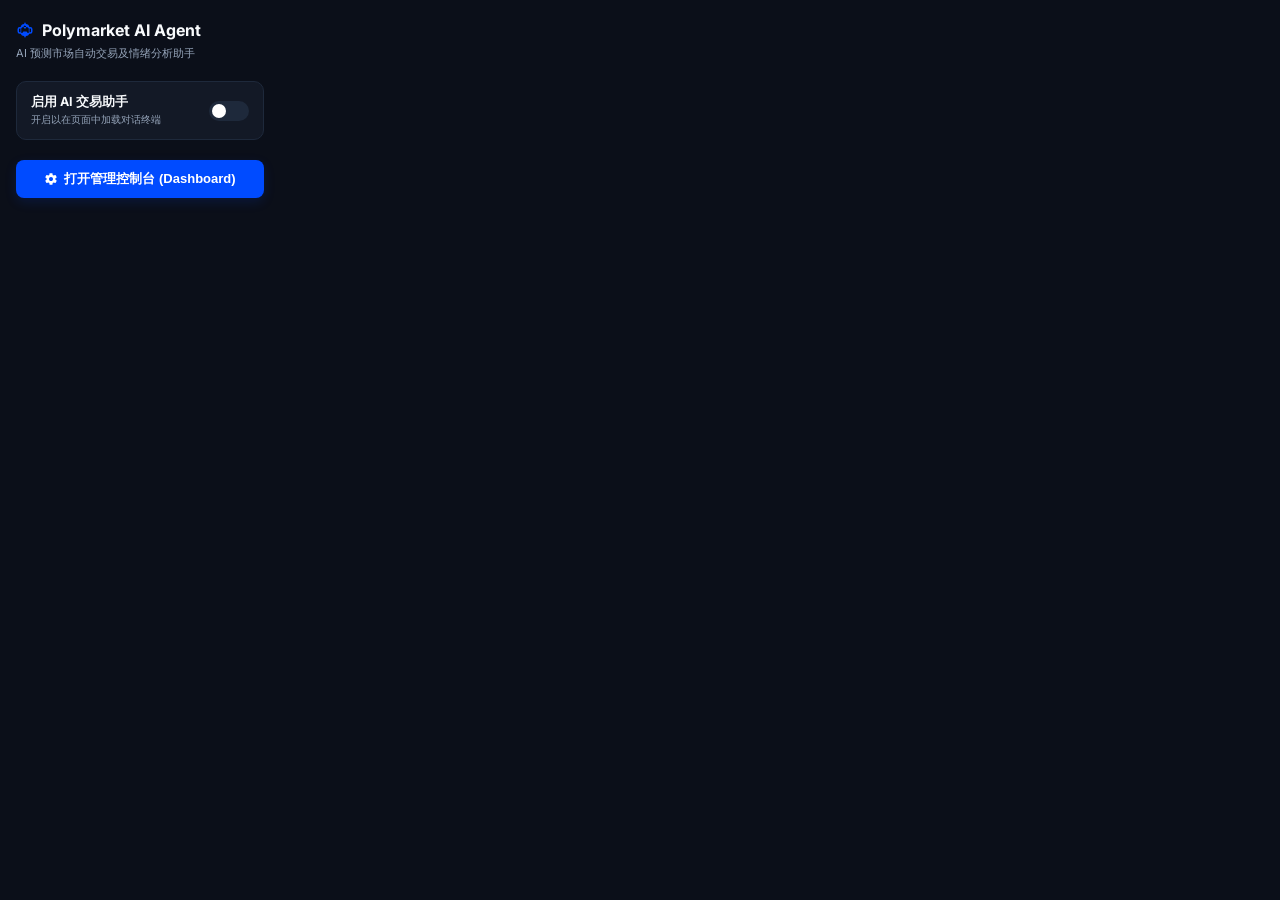
<file: popup.html>
<!DOCTYPE html>
<html>
<head>
  <meta charset="utf-8">
  <title>Polymarket AI Agent Settings</title>
  <link href="https://fonts.googleapis.com/css2?family=Inter:wght@400;500;600;700&display=swap" rel="stylesheet">
  <style>
    :root {
      --bg: #0b0f19;
      --card: #131926;
      --border: #1e293b;
      --primary: #004BFF;
      --primary-hover: #003ccf;
      --text: #f8fafc;
      --text-secondary: #94a3b8;
      --danger: #ef4444;
      --success: #10b981;
    }

    body {
      font-family: 'Inter', -apple-system, sans-serif;
      background-color: var(--bg);
      color: var(--text);
      margin: 0;
      padding: 20px 16px;
      width: 280px;
      box-sizing: border-box;
    }

    h1 {
      font-size: 16px;
      margin-top: 0;
      margin-bottom: 6px;
      font-weight: 700;
      display: flex;
      align-items: center;
      gap: 8px;
    }

    h1 svg {
      width: 18px;
      height: 18px;
      fill: var(--primary);
    }

    .subtitle {
      font-size: 11px;
      color: var(--text-secondary);
      margin-bottom: 20px;
    }

    /* Toggle Switch block */
    .toggle-group {
      display: flex;
      align-items: center;
      justify-content: space-between;
      background-color: var(--card);
      border: 1px solid var(--border);
      border-radius: 10px;
      padding: 12px 14px;
      margin-bottom: 20px;
    }

    .toggle-label-container {
      display: flex;
      flex-direction: column;
      gap: 3px;
    }

    .toggle-title {
      font-size: 12.5px;
      font-weight: 700;
    }

    .toggle-desc {
      font-size: 9.5px;
      color: var(--text-secondary);
    }

    /* Switch Slider styling */
    .switch {
      position: relative;
      display: inline-block;
      width: 40px;
      height: 20px;
    }

    .switch input {
      opacity: 0;
      width: 0;
      height: 0;
    }

    .slider {
      position: absolute;
      cursor: pointer;
      top: 0; left: 0; right: 0; bottom: 0;
      background-color: var(--border);
      transition: .3s;
      border-radius: 34px;
    }

    .slider:before {
      position: absolute;
      content: "";
      height: 14px;
      width: 14px;
      left: 3px;
      bottom: 3px;
      background-color: white;
      transition: .3s;
      border-radius: 50%;
    }

    input:checked + .slider {
      background-color: var(--primary);
    }

    input:checked + .slider:before {
      transform: translateX(20px);
    }

    .btn {
      width: 100%;
      background-color: var(--primary);
      color: white;
      border: none;
      padding: 10px 12px;
      border-radius: 8px;
      font-size: 13px;
      font-weight: 700;
      cursor: pointer;
      display: flex;
      align-items: center;
      justify-content: center;
      gap: 6px;
      transition: background-color 0.2s;
      box-shadow: 0 4px 12px rgba(0, 75, 255, 0.15);
    }

    .btn:hover {
      background-color: var(--primary-hover);
    }
  </style>
</head>
<body>
  <h1>
    <svg viewBox="0 0 24 24">
      <path d="M19,8H17.82A4.89,4.89,0,0,0,13,4V3a1,1,0,0,0-2,0V4A4.89,4.89,0,0,0,6.18,8H5a3,3,0,0,0-3,3v3a3,3,0,0,0,3,3H6.18A4.89,4.89,0,0,0,11,20v1a1,1,0,0,0,2,0V20a4.89,4.89,0,0,0,4.82-3H19a3,3,0,0,0,3-3V11A3,3,0,0,0,19,8ZM11,6A2.9,2.9,0,0,1,13.8,8.7L12,10.5,10.2,8.7A2.9,2.9,0,0,1,11,6ZM5,15a1,1,0,0,1-1-1V11a1,1,0,0,1,1-1H6v5Zm12,1a2.9,2.9,0,0,1-2.82-2H9.82A2.9,2.9,0,0,1,7,16V10a2.9,2.9,0,0,1,2.82-2h4.36A2.9,2.9,0,0,1,17,10ZM20,14a1,1,0,0,1-1,1H18V10h1a1,1,0,0,1,1,1Z"/>
    </svg>
    Polymarket AI Agent
  </h1>
  <div class="subtitle">AI 预测市场自动交易及情绪分析助手</div>

  <!-- Enable Switch -->
  <div class="toggle-group">
    <div class="toggle-label-container">
      <div class="toggle-title">启用 AI 交易助手</div>
      <div class="toggle-desc">开启以在页面中加载对话终端</div>
    </div>
    <label class="switch">
      <input type="checkbox" id="extension-enabled">
      <span class="slider"></span>
    </label>
  </div>

  <button class="btn" id="open-options-btn">
    <svg viewBox="0 0 24 24" style="width: 14px; height: 14px; fill: white;"><path d="M19.43 12.98c.04-.32.07-.64.07-.98s-.03-.66-.07-.98l2.11-1.65c.19-.15.24-.42.12-.64l-2-3.46c-.12-.22-.39-.3-.61-.22l-2.49 1c-.52-.4-1.08-.73-1.69-.98l-.38-2.65C14.46 2.18 14.25 2 14 2h-4c-.25 0-.46.18-.49.42l-.38 2.65c-.61.25-1.17.59-1.69.98l-2.49-1c-.23-.09-.49 0-.61.22l-2 3.46c-.13.22-.07.49.12.64l2.11 1.65c-.04.32-.07.65-.07.98s.03.66.07.98l-2.11 1.65c-.19.15-.24.42-.12.64l2 3.46c.12.22.39.3.61.22l2.49-1c.52.4 1.08.73 1.69.98l.38 2.65c.03.24.24.42.49.42h4c.25 0 .46-.18.49-.42l.38-2.65c.61-.25 1.17-.59 1.69-.98l2.49 1c.23.09.49 0 .61-.22l2-3.46c.12-.22.07-.49-.12-.64l-2.11-1.65zM12 15.5c-1.93 0-3.5-1.57-3.5-3.5s1.57-3.5 3.5-3.5 3.5 1.57 3.5 3.5-1.57 3.5-3.5 3.5z"/></svg>
    打开管理控制台 (Dashboard)
  </button>

  <script src="popup.js"></script>
</body>
</html>
</file>
<file: landing/style.css>
/* Design System: Polymarket AI Agent Trader Landing Page (Swiss Minimalist Style) */

/* --- Fonts & Reset --- */
@import url('https://fonts.googleapis.com/css2?family=Plus+Jakarta+Sans:ital,wght@0,300;0,400;0,500;0,600;0,700;0,800;1,400;1,600&family=JetBrains+Mono:wght@400;500;600;700&display=swap');

:root {
  /* Colors */
  --bg-canvas: #f6f8fa;
  --bg-surface: #ffffff;
  
  --primary: #0052FF;
  --primary-rgb: 0, 82, 255;
  --primary-hover: #0040df;
  --success: #10b981;
  --success-rgb: 16, 185, 129;
  --danger: #ef4444;
  
  --text-primary: #0f172a;
  --text-secondary: #475569;
  --text-muted: #94a3b8;
  
  --border-color: #e2e8f0;
  --border-color-hover: #cbd5e1;
  
  /* Layout & Spacing */
  --container-width: 1100px;
  --radius-card: 12px;
  --radius-btn: 6px;
  
  /* Transitions */
  --ease-spring: cubic-bezier(0.16, 1, 0.3, 1);
  --transition-smooth: all 0.4s var(--ease-spring);
  --transition-fast: all 0.15s ease-out;
}

* {
  box-sizing: border-box;
  margin: 0;
  padding: 0;
}

html {
  background-color: var(--bg-canvas);
  color: var(--text-primary);
  font-family: 'Plus Jakarta Sans', -apple-system, sans-serif;
  scroll-behavior: smooth;
  overflow-x: hidden;
  -webkit-font-smoothing: antialiased;
}

body {
  min-height: 100dvh;
  position: relative;
  overflow-x: hidden;
  background-color: var(--bg-canvas);
}

/* Background grid details instead of AI glows */
.background-grid {
  position: absolute;
  top: 0;
  left: 0;
  right: 0;
  bottom: 0;
  background-size: 40px 40px;
  background-image: 
    linear-gradient(to right, rgba(0, 0, 0, 0.02) 1px, transparent 1px),
    linear-gradient(to bottom, rgba(0, 0, 0, 0.02) 1px, transparent 1px);
  z-index: -1;
  pointer-events: none;
}

/* --- Scroll Entrance Animations --- */
[data-reveal] {
  opacity: 0;
  transform: translateY(20px);
  transition: opacity 0.6s var(--ease-spring), transform 0.6s var(--ease-spring);
}

[data-reveal].revealed {
  opacity: 1;
  transform: translateY(0);
}

/* --- Typography --- */
h1, h2, h3, h4 {
  font-weight: 700;
  letter-spacing: -0.025em;
  line-height: 1.15;
  color: var(--text-primary);
}

h1 {
  font-size: clamp(2.4rem, 4.5vw, 3.8rem);
  margin-bottom: 1.2rem;
  letter-spacing: -0.04em;
}

h2 {
  font-size: clamp(1.8rem, 3vw, 2.2rem);
  margin-bottom: 1rem;
}

h3 {
  font-size: 1.25rem;
  margin-bottom: 0.5rem;
  font-weight: 600;
}

p {
  font-size: 1rem;
  line-height: 1.6;
  color: var(--text-secondary);
  max-width: 65ch;
}

.mono {
  font-family: 'JetBrains Mono', monospace;
  font-size: 0.82em;
  letter-spacing: -0.01em;
}

/* --- Layout Elements --- */
.container {
  width: 90%;
  max-width: var(--container-width);
  margin: 0 auto;
}

section {
  padding: 6rem 0;
  position: relative;
  border-bottom: 1px solid var(--border-color);
}

/* --- Sticky Nav Bar --- */
.header-nav {
  position: fixed;
  top: 0;
  left: 0;
  right: 0;
  height: 64px;
  background: rgba(255, 255, 255, 0.8);
  backdrop-filter: blur(20px);
  -webkit-backdrop-filter: blur(20px);
  border-bottom: 1px solid var(--border-color);
  z-index: 1000;
  display: flex;
  align-items: center;
}

.nav-container {
  width: 90%;
  max-width: var(--container-width);
  margin: 0 auto;
  display: flex;
  align-items: center;
  justify-content: space-between;
}

.nav-logo {
  display: flex;
  align-items: center;
  gap: 8px;
  text-decoration: none;
  font-weight: 700;
  font-size: 1rem;
  color: var(--text-primary);
}

.nav-logo svg {
  width: 18px;
  height: 18px;
  fill: var(--primary);
}

.nav-links {
  display: flex;
  align-items: center;
  gap: 2rem;
  list-style: none;
}

.nav-links a {
  text-decoration: none;
  font-size: 0.88rem;
  font-weight: 500;
  color: var(--text-secondary);
  transition: var(--transition-fast);
}

.nav-links a:hover {
  color: var(--text-primary);
}

/* --- Minimalist Card Architecture --- */
.outer-shell {
  background: var(--bg-surface);
  border: 1px solid var(--border-color);
  border-radius: var(--radius-card);
  box-shadow: 0 1px 3px rgba(0, 0, 0, 0.05), 0 1px 2px rgba(0, 0, 0, 0.03);
  transition: var(--transition-smooth);
}

.inner-core {
  padding: 2.2rem;
  height: 100%;
  position: relative;
  display: flex;
  flex-direction: column;
  justify-content: space-between;
}

.outer-shell:hover {
  border-color: var(--border-color-hover);
  box-shadow: 0 10px 25px rgba(0, 0, 0, 0.05), 0 3px 6px rgba(0, 0, 0, 0.02);
  transform: translateY(-2px);
}

/* --- Buttons --- */
.btn-primary {
  display: inline-flex;
  align-items: center;
  justify-content: center;
  padding: 0.7rem 1.4rem;
  background: var(--text-primary); /* Charcoal / Black button */
  color: var(--bg-surface);
  border: none;
  border-radius: var(--radius-btn);
  font-family: inherit;
  font-size: 0.9rem;
  font-weight: 600;
  text-decoration: none;
  cursor: pointer;
  transition: var(--transition-smooth);
  box-shadow: 0 1px 2px rgba(0, 0, 0, 0.1);
  gap: 0.5rem;
}

.btn-icon-wrapper {
  display: flex;
  align-items: center;
  justify-content: center;
}

.btn-icon-wrapper svg {
  width: 14px;
  height: 14px;
  fill: currentColor;
  transition: transform 0.2s ease;
}

.btn-primary:hover {
  background: #1e293b;
}

.btn-primary:hover .btn-icon-wrapper svg {
  transform: translateX(2px);
}

.btn-primary:active {
  transform: scale(0.98);
}

/* Button Secondary */
.btn-secondary {
  display: inline-flex;
  align-items: center;
  gap: 0.5rem;
  padding: 0.7rem 1.4rem;
  background: var(--bg-surface);
  border: 1px solid var(--border-color);
  color: var(--text-secondary);
  text-decoration: none;
  font-size: 0.9rem;
  font-weight: 600;
  border-radius: var(--radius-btn);
  cursor: pointer;
  transition: var(--transition-smooth);
}

.btn-secondary:hover {
  background: #f8fafc;
  color: var(--text-primary);
  border-color: var(--border-color-hover);
}

.btn-secondary:active {
  transform: scale(0.98);
}

/* Eyebrow Label */
.eyebrow {
  display: inline-block;
  padding: 0.2rem 0.6rem;
  background: #f1f5f9;
  color: var(--text-secondary);
  border: 1px solid var(--border-color);
  border-radius: 4px;
  font-size: 0.72rem;
  font-weight: 700;
  text-transform: uppercase;
  letter-spacing: 0.08em;
  margin-bottom: 1.2rem;
}

/* --- Hero Section --- */
.hero-section {
  min-height: 100dvh;
  display: flex;
  align-items: center;
  padding-top: 7rem;
  padding-bottom: 5rem;
  background-color: var(--bg-canvas);
}

.hero-grid {
  display: grid;
  grid-template-cols: 1.05fr 0.95fr;
  gap: 4rem;
  align-items: center;
}

.hero-content {
  display: flex;
  flex-direction: column;
  align-items: flex-start;
}

.hero-badge {
  display: flex;
  align-items: center;
  gap: 8px;
  padding: 0.35rem 0.85rem;
  background: var(--bg-surface);
  border: 1px solid var(--border-color);
  border-radius: 9999px;
  margin-bottom: 1.5rem;
  box-shadow: 0 1px 2px rgba(0,0,0,0.02);
}

.hero-badge-status {
  width: 6px;
  height: 6px;
  border-radius: 50%;
  background-color: var(--success);
}

.hero-badge span {
  font-size: 0.8rem;
  font-weight: 600;
  color: var(--text-secondary);
}

.hero-title span.highlight {
  color: var(--primary);
}

.hero-desc {
  font-size: 1.05rem;
  color: var(--text-secondary);
  margin-bottom: 2rem;
  line-height: 1.6;
}

.hero-actions {
  display: flex;
  align-items: center;
  gap: 1rem;
}

/* --- Light Developer Mockup Visual --- */
.agent-preview-shell {
  width: 100%;
  max-width: 480px;
  margin: 0 auto;
}

.window-frame {
  background: var(--bg-surface);
  border: 1px solid var(--border-color);
  border-radius: 8px;
  box-shadow: 0 15px 40px rgba(0, 0, 0, 0.06), 0 1px 3px rgba(0, 0, 0, 0.02);
  overflow: hidden;
}

.window-bar {
  display: flex;
  align-items: center;
  justify-content: space-between;
  padding: 0.7rem 1rem;
  background: #f1f5f9;
  border-bottom: 1px solid var(--border-color);
}

.window-dots {
  display: flex;
  gap: 6px;
}

.dot {
  width: 9px;
  height: 9px;
  border-radius: 50%;
}
.dot-red { background: #e2e8f0; border: 1px solid #cbd5e1; }
.dot-yellow { background: #e2e8f0; border: 1px solid #cbd5e1; }
.dot-green { background: #e2e8f0; border: 1px solid #cbd5e1; }

.window-title {
  font-size: 0.72rem;
  font-weight: 600;
  color: var(--text-secondary);
  font-family: 'JetBrains Mono', monospace;
  letter-spacing: 0.02em;
}

.window-action-btn {
  width: 14px;
}

/* Chat Container (Light Mode) */
.agent-chat-container {
  height: 380px;
  padding: 1.2rem;
  display: flex;
  flex-direction: column;
  gap: 1.2rem;
  overflow-y: auto;
  font-size: 0.88rem;
  background: #ffffff;
}

.chat-bubble {
  max-width: 85%;
  padding: 0.8rem 1rem;
  border-radius: 8px;
  line-height: 1.5;
  animation: slideUpIn 0.5s var(--ease-spring) forwards;
}

@keyframes slideUpIn {
  from { opacity: 0; transform: translateY(8px); }
  to { opacity: 1; transform: translateY(0); }
}

.chat-bubble.user {
  background: #f1f5f9;
  border: 1px solid var(--border-color);
  align-self: flex-end;
  border-bottom-right-radius: 2px;
  color: var(--text-primary);
}

.chat-bubble.agent {
  background: #f8fafc;
  border: 1px solid var(--border-color);
  border-left: 3px solid var(--primary);
  align-self: flex-start;
  border-bottom-left-radius: 2px;
  color: var(--text-primary);
}

.chat-bubble.agent p {
  font-size: 0.88rem;
  color: var(--text-primary);
}

/* Light parsed card */
.parsed-order-card {
  margin-top: 8px;
  background: #ffffff;
  border: 1px solid var(--border-color);
  border-radius: 6px;
  padding: 10px;
  font-family: 'JetBrains Mono', monospace;
  font-size: 0.78rem;
}

.parsed-card-header {
  font-size: 0.72rem;
  text-transform: uppercase;
  color: var(--primary);
  font-weight: 700;
  border-bottom: 1px solid var(--border-color);
  padding-bottom: 4px;
  margin-bottom: 8px;
  display: flex;
  justify-content: space-between;
}

.parsed-card-row {
  display: flex;
  justify-content: space-between;
  margin-bottom: 4px;
}

.parsed-card-row span:first-child {
  color: var(--text-secondary);
}

.parsed-card-row span:last-child {
  color: var(--text-primary);
  font-weight: 600;
}

.parsed-card-confirm {
  margin-top: 10px;
  background: #ecfdf5;
  color: #059669;
  border: 1px solid #a7f3d0;
  border-radius: 4px;
  padding: 5px;
  text-align: center;
  font-weight: 700;
  font-size: 0.72rem;
}

.chat-input-area {
  padding: 0.8rem 1rem;
  background: #f8fafc;
  border-top: 1px solid var(--border-color);
  display: flex;
  align-items: center;
  gap: 10px;
}

.chat-input-box {
  flex-grow: 1;
  background: #ffffff;
  border: 1px solid var(--border-color);
  border-radius: 6px;
  padding: 0.5rem 0.8rem;
  color: var(--text-primary);
  font-size: 0.85rem;
  outline: none;
}

.chat-send-btn {
  background: var(--text-primary);
  border: none;
  border-radius: 6px;
  width: 30px;
  height: 30px;
  display: flex;
  align-items: center;
  justify-content: center;
  cursor: pointer;
}

.chat-send-btn svg {
  width: 12px;
  height: 12px;
  fill: #fff;
  transform: rotate(-45deg);
}

/* --- Bento Features Grid --- */
.bento-grid {
  display: grid;
  grid-template-columns: repeat(3, 1fr);
  grid-auto-rows: minmax(300px, auto);
  gap: 1.5rem;
  margin-top: 3rem;
}

.bento-card-large {
  grid-column: span 2;
}

.bento-card-small {
  grid-column: span 1;
}

.bento-header {
  margin-bottom: 2.5rem;
}

.bento-title {
  font-size: 1.25rem;
  margin-bottom: 0.5rem;
  display: flex;
  align-items: center;
  gap: 8px;
}

.bento-title svg {
  width: 18px;
  height: 18px;
  fill: var(--primary);
}

.bento-body p {
  font-size: 0.95rem;
  color: var(--text-secondary);
}

/* Mockups inside Bento (Clean light outlines) */

.feature-wallet-preview {
  margin-top: 1.5rem;
  background: #f8fafc;
  border: 1px solid var(--border-color);
  border-radius: 8px;
  padding: 1rem;
}

.wallet-balance-row {
  display: flex;
  justify-content: space-between;
  align-items: center;
  border-bottom: 1px solid var(--border-color);
  padding-bottom: 0.6rem;
  margin-bottom: 0.6rem;
}

.balance-title {
  font-size: 0.72rem;
  color: var(--text-muted);
  text-transform: uppercase;
  font-weight: 600;
}

.balance-amount {
  font-size: 1.15rem;
  font-weight: 700;
  font-family: 'JetBrains Mono', monospace;
  color: var(--text-primary);
}

.wallet-position {
  font-size: 0.8rem;
  display: flex;
  flex-direction: column;
  gap: 6px;
}

.position-item {
  display: flex;
  justify-content: space-between;
  background: #ffffff;
  border: 1px solid var(--border-color);
  padding: 6px 8px;
  border-radius: 4px;
}

/* Sentiment Radar */
.feature-sentiment-preview {
  margin-top: 1.5rem;
  display: grid;
  grid-template-cols: 1fr 1.2fr;
  gap: 1rem;
}

.sentiment-index-wheel {
  background: #f8fafc;
  border: 1px solid var(--border-color);
  border-radius: 8px;
  padding: 1rem;
  display: flex;
  flex-direction: column;
  align-items: center;
  justify-content: center;
}

.wheel-value {
  font-size: 2rem;
  font-weight: 700;
  color: var(--primary);
  font-family: 'JetBrains Mono', monospace;
}

.wheel-label {
  font-size: 0.68rem;
  color: var(--text-secondary);
  font-weight: 600;
  text-transform: uppercase;
  margin-top: 4px;
}

.sentiment-tweets-ticker {
  display: flex;
  flex-direction: column;
  gap: 8px;
}

.ticker-tweet {
  background: #f8fafc;
  border-left: 2px solid var(--primary);
  border-top: 1px solid var(--border-color);
  border-right: 1px solid var(--border-color);
  border-bottom: 1px solid var(--border-color);
  padding: 8px;
  border-radius: 0 4px 4px 0;
  font-size: 0.75rem;
}

.tweet-author {
  font-weight: 600;
  color: var(--text-primary);
  margin-bottom: 2px;
}

.tweet-text {
  color: var(--text-secondary);
}

/* Detailed Orders */
.feature-orders-preview {
  margin-top: 1.5rem;
  background: #f8fafc;
  border: 1px solid var(--border-color);
  border-radius: 8px;
  padding: 1rem;
}

.order-type-tabs {
  display: flex;
  background: #e2e8f0;
  border-radius: 4px;
  padding: 2px;
  margin-bottom: 0.8rem;
}

.order-tab {
  flex: 1;
  text-align: center;
  font-size: 0.72rem;
  padding: 4px 0;
  border-radius: 3px;
  cursor: pointer;
  color: var(--text-secondary);
  font-weight: 600;
}

.order-tab.active {
  background: #ffffff;
  color: var(--text-primary);
  box-shadow: 0 1px 2px rgba(0,0,0,0.05);
}

.order-field-row {
  display: flex;
  justify-content: space-between;
  align-items: center;
  margin-bottom: 6px;
  font-size: 0.8rem;
}

.order-field-label {
  color: var(--text-secondary);
}

.order-field-value {
  font-family: 'JetBrains Mono', monospace;
  font-weight: 600;
  color: var(--text-primary);
}

/* Daemon log block */
.daemon-log-panel {
  margin-top: 1.5rem;
  background: #0f172a;
  border-radius: 6px;
  padding: 1rem;
  font-family: 'JetBrains Mono', monospace;
  font-size: 0.78rem;
  color: #94a3b8;
  line-height: 1.5;
}

/* --- Quick Start Guide --- */
.quickstart-section {
  background-color: #ffffff;
}

.quickstart-grid {
  display: grid;
  grid-template-cols: 1fr 1fr;
  gap: 4rem;
}

.quickstart-steps {
  display: flex;
  flex-direction: column;
  gap: 1.2rem;
}

.step-card {
  display: flex;
  gap: 1.2rem;
  padding: 1.2rem;
  background: var(--bg-canvas);
  border: 1px solid var(--border-color);
  border-radius: 8px;
  transition: var(--transition-smooth);
}

.step-card:hover {
  background: #ffffff;
  border-color: var(--border-color-hover);
  box-shadow: 0 4px 12px rgba(0,0,0,0.03);
}

.step-num {
  width: 28px;
  height: 28px;
  border-radius: 50%;
  background: var(--text-primary);
  color: var(--bg-surface);
  display: flex;
  align-items: center;
  justify-content: center;
  font-weight: 700;
  font-size: 0.85rem;
  flex-shrink: 0;
}

.step-text h3 {
  font-size: 1.05rem;
  margin-bottom: 0.2rem;
}

.step-text p {
  font-size: 0.88rem;
  color: var(--text-secondary);
  line-height: 1.5;
}

.step-code-wrapper {
  margin-top: 8px;
  display: flex;
  align-items: center;
  background: #ffffff;
  border: 1px solid var(--border-color);
  border-radius: 4px;
  padding: 6px 10px;
}

.step-code-wrapper code {
  color: #0969da;
  font-size: 0.78rem;
  flex-grow: 1;
}

.copy-btn {
  background: transparent;
  border: none;
  cursor: pointer;
  color: var(--text-muted);
  transition: var(--transition-fast);
  display: flex;
  align-items: center;
  justify-content: center;
}

.copy-btn:hover {
  color: var(--text-primary);
}

.copy-btn svg {
  width: 13px;
  height: 13px;
}

/* Light Terminal Mockup */
.quickstart-visual {
  display: flex;
  flex-direction: column;
  justify-content: center;
}

.terminal-mock {
  background: #ffffff;
  border: 1px solid var(--border-color);
  border-radius: 8px;
  overflow: hidden;
  box-shadow: 0 15px 35px rgba(0, 0, 0, 0.05), 0 1px 3px rgba(0,0,0,0.02);
}

.terminal-header {
  background: #f1f5f9;
  padding: 8px 16px;
  display: flex;
  align-items: center;
  gap: 8px;
  border-bottom: 1px solid var(--border-color);
}

.terminal-title {
  color: var(--text-secondary);
  font-size: 0.72rem;
  font-family: 'JetBrains Mono', monospace;
  font-weight: 600;
}

.terminal-body {
  padding: 1.5rem;
  font-family: 'JetBrains Mono', monospace;
  font-size: 0.8rem;
  line-height: 1.6;
  color: #1e293b;
}

.terminal-line {
  margin-bottom: 0.4rem;
  display: flex;
}

.terminal-prompt {
  color: var(--primary);
  margin-right: 8px;
  user-select: none;
}

.terminal-cmd {
  color: var(--text-primary);
  font-weight: 600;
}

.terminal-out {
  color: var(--text-secondary);
}

.terminal-success-text {
  color: var(--success);
  font-weight: 600;
}

/* --- Footer --- */
footer {
  padding: 3.5rem 0;
  border-top: 1px solid var(--border-color);
  background: #ffffff;
  text-align: center;
}

.footer-logo {
  display: flex;
  align-items: center;
  justify-content: center;
  gap: 8px;
  font-weight: 700;
  color: var(--text-primary);
  margin-bottom: 1rem;
  text-decoration: none;
}

.footer-logo svg {
  width: 20px;
  height: 20px;
  fill: var(--primary);
}

.footer-copy {
  font-size: 0.85rem;
  color: var(--text-muted);
}

/* --- Responsive Adaptations --- */
@media (max-width: 1024px) {
  .hero-grid {
    grid-template-cols: 1fr;
    gap: 3rem;
    text-align: center;
  }
  
  .hero-content {
    align-items: center;
  }
  
  .hero-actions {
    justify-content: center;
  }
  
  .bento-grid {
    grid-template-columns: 1fr;
  }
  
  .bento-card-large {
    grid-column: span 1;
  }
  
  .quickstart-grid {
    grid-template-cols: 1fr;
    gap: 3rem;
  }
}

@media (max-width: 768px) {
  section {
    padding: 4.5rem 0;
  }
  
  .nav-links {
    display: none;
  }
  
  .inner-core {
    padding: 1.5rem;
  }
  
  .hero-actions {
    flex-direction: column;
    width: 100%;
  }
  
  .btn-primary, .btn-secondary {
    width: 100%;
    justify-content: center;
  }
}
</file>
